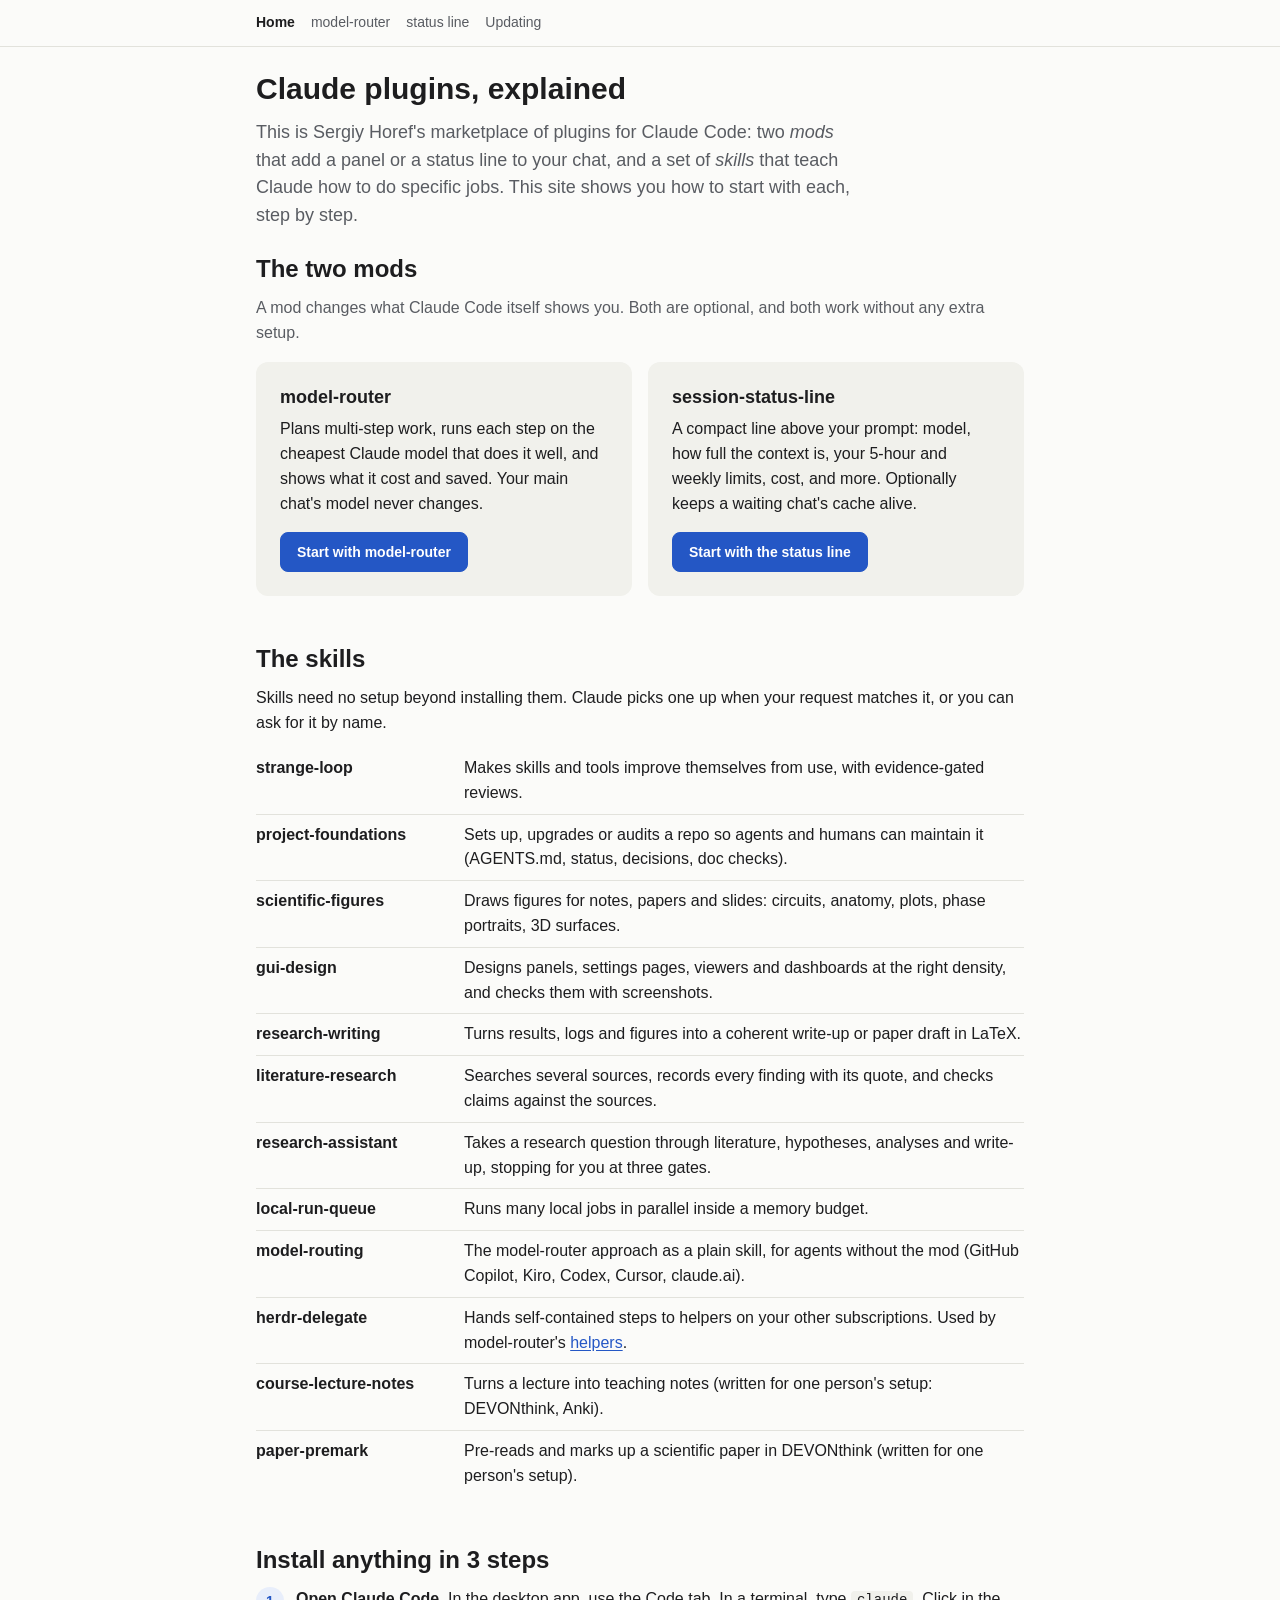
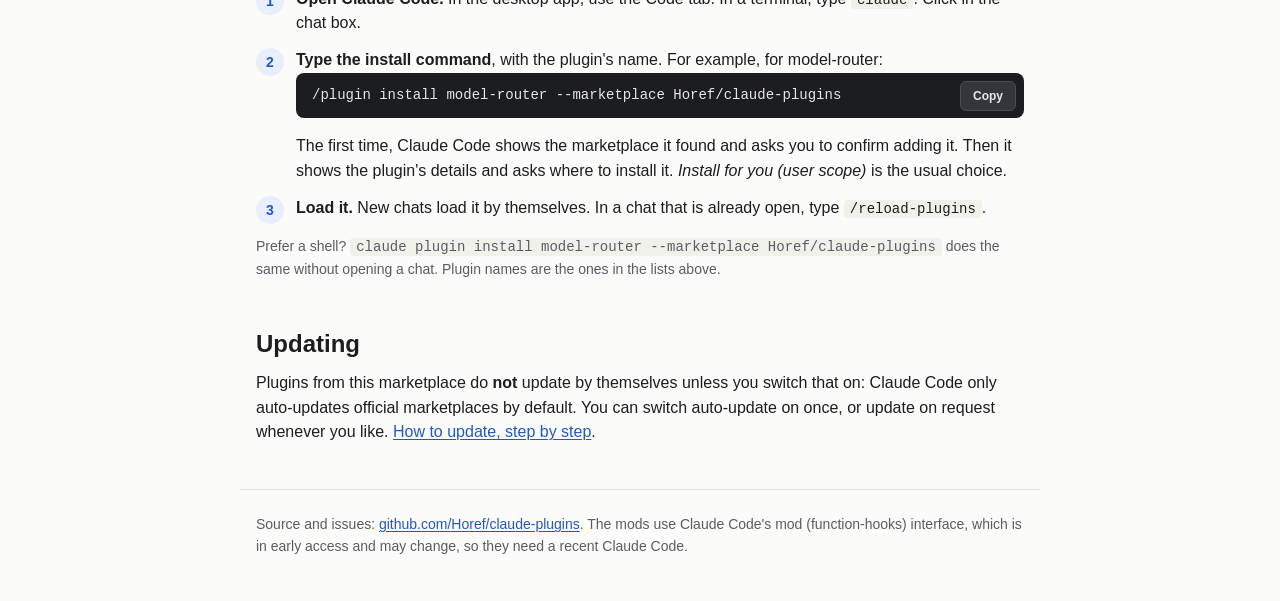
<file: site/index.html>
<!doctype html>
<html lang="en">
<head>
<meta charset="utf-8">
<meta name="viewport" content="width=device-width, initial-scale=1">
<title>Claude plugins by Sergiy Horef: guide</title>
<meta name="description" content="A friendly guide to the model-router and session-status-line mods for Claude Code, and the skills in this marketplace.">
<meta name="color-scheme" content="light dark">
<link rel="stylesheet" href="style.css">
</head>
<body>
<nav class="nav" aria-label="Site"><div class="nav-in">
  <a href="index.html" aria-current="page">Home</a>
  <a href="model-router.html">model-router</a>
  <a href="session-status-line.html">status line</a>
  <a href="updating.html">Updating</a>
</div></nav>
<main>

<h1>Claude plugins, explained</h1>
<p class="lede">This is Sergiy Horef's marketplace of plugins for Claude Code: two <em>mods</em> that add a panel or a status line to your chat, and a set of <em>skills</em> that teach Claude how to do specific jobs. This site shows you how to start with each, step by step.</p>

<h2 id="mods" class="first">The two mods</h2>
<p class="muted">A mod changes what Claude Code itself shows you. Both are optional, and both work without any extra setup.</p>
<div class="mods">
  <section class="mod" aria-labelledby="m1">
    <h3 id="m1">model-router</h3>
    <p>Plans multi-step work, runs each step on the cheapest Claude model that does it well, and shows what it cost and saved. Your main chat's model never changes.</p>
    <a class="btn primary" href="model-router.html">Start with model-router</a>
  </section>
  <section class="mod" aria-labelledby="m2">
    <h3 id="m2">session-status-line</h3>
    <p>A compact line above your prompt: model, how full the context is, your 5-hour and weekly limits, cost, and more. Optionally keeps a waiting chat's cache alive.</p>
    <a class="btn primary" href="session-status-line.html">Start with the status line</a>
  </section>
</div>

<h2 id="skills">The skills</h2>
<p>Skills need no setup beyond installing them. Claude picks one up when your request matches it, or you can ask for it by name.</p>
<ul class="list">
  <li><b>strange-loop</b><span>Makes skills and tools improve themselves from use, with evidence-gated reviews.</span></li>
  <li><b>project-foundations</b><span>Sets up, upgrades or audits a repo so agents and humans can maintain it (AGENTS.md, status, decisions, doc checks).</span></li>
  <li><b>scientific-figures</b><span>Draws figures for notes, papers and slides: circuits, anatomy, plots, phase portraits, 3D surfaces.</span></li>
  <li><b>gui-design</b><span>Designs panels, settings pages, viewers and dashboards at the right density, and checks them with screenshots.</span></li>
  <li><b>research-writing</b><span>Turns results, logs and figures into a coherent write-up or paper draft in LaTeX.</span></li>
  <li><b>literature-research</b><span>Searches several sources, records every finding with its quote, and checks claims against the sources.</span></li>
  <li><b>research-assistant</b><span>Takes a research question through literature, hypotheses, analyses and write-up, stopping for you at three gates.</span></li>
  <li><b>local-run-queue</b><span>Runs many local jobs in parallel inside a memory budget.</span></li>
  <li><b>model-routing</b><span>The model-router approach as a plain skill, for agents without the mod (GitHub Copilot, Kiro, Codex, Cursor, claude.ai).</span></li>
  <li><b>herdr-delegate</b><span>Hands self-contained steps to helpers on your other subscriptions. Used by model-router's <a href="model-router.html#helpers">helpers</a>.</span></li>
  <li><b>course-lecture-notes</b><span>Turns a lecture into teaching notes (written for one person's setup: DEVONthink, Anki).</span></li>
  <li><b>paper-premark</b><span>Pre-reads and marks up a scientific paper in DEVONthink (written for one person's setup).</span></li>
</ul>

<h2 id="install">Install anything in 3 steps</h2>
<ol class="steps">
  <li><strong>Open Claude Code.</strong> In the desktop app, use the Code tab. In a terminal, type <code>claude</code>. Click in the chat box.</li>
  <li><strong>Type the install command</strong>, with the plugin's name. For example, for model-router:
    <div class="code"><pre>/plugin install model-router --marketplace Horef/claude-plugins</pre></div>
    The first time, Claude Code shows the marketplace it found and asks you to confirm adding it. Then it shows the plugin's details and asks where to install it. <em>Install for you (user scope)</em> is the usual choice.</li>
  <li><strong>Load it.</strong> New chats load it by themselves. In a chat that is already open, type <code>/reload-plugins</code>.</li>
</ol>
<p class="small muted">Prefer a shell? <code>claude plugin install model-router --marketplace Horef/claude-plugins</code> does the same without opening a chat. Plugin names are the ones in the lists above.</p>

<h2 id="updating">Updating</h2>
<p>Plugins from this marketplace do <strong>not</strong> update by themselves unless you switch that on: Claude Code only auto-updates official marketplaces by default. You can switch auto-update on once, or update on request whenever you like. <a href="updating.html">How to update, step by step</a>.</p>

</main>
<footer class="foot">
  <p>Source and issues: <a href="https://github.com/Horef/claude-plugins">github.com/Horef/claude-plugins</a>. The mods use Claude Code's mod (function-hooks) interface, which is in early access and may change, so they need a recent Claude Code.</p>
</footer>
<script src="site.js"></script>
</body>
</html>
</file>
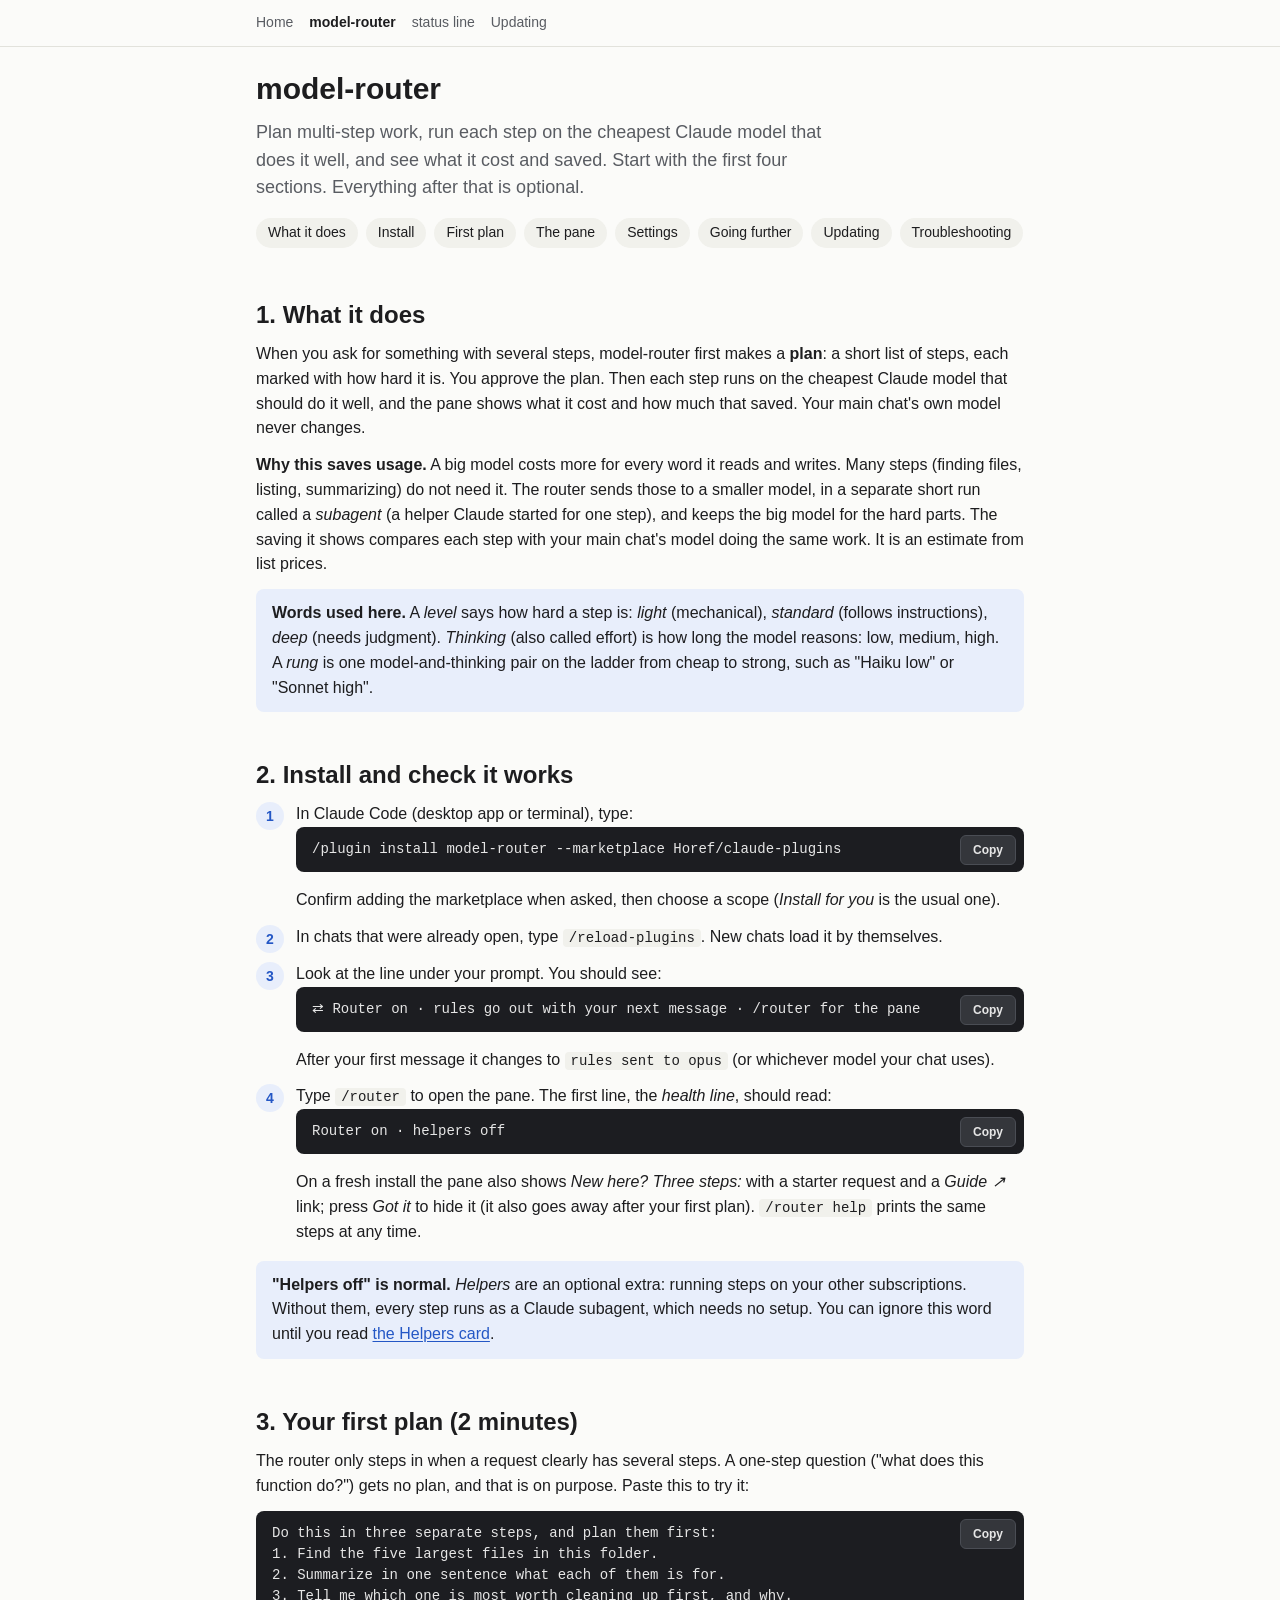
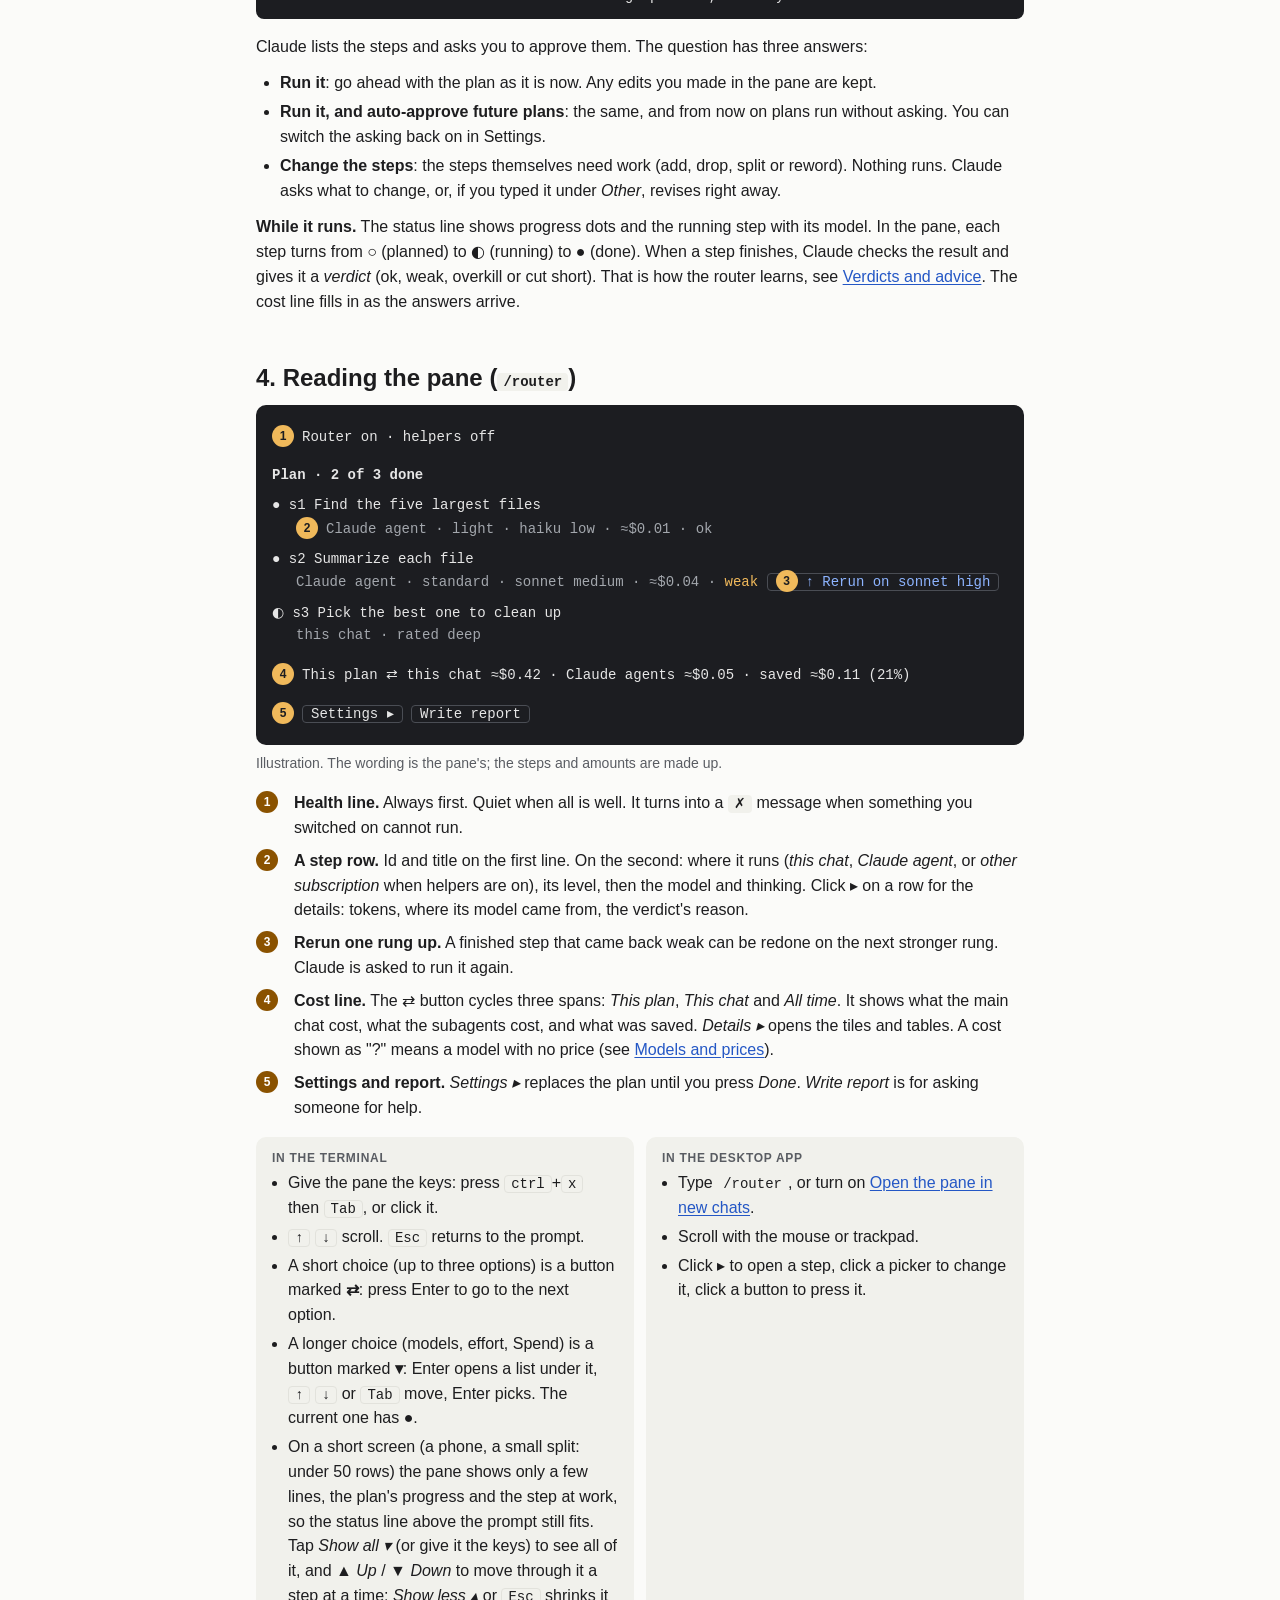
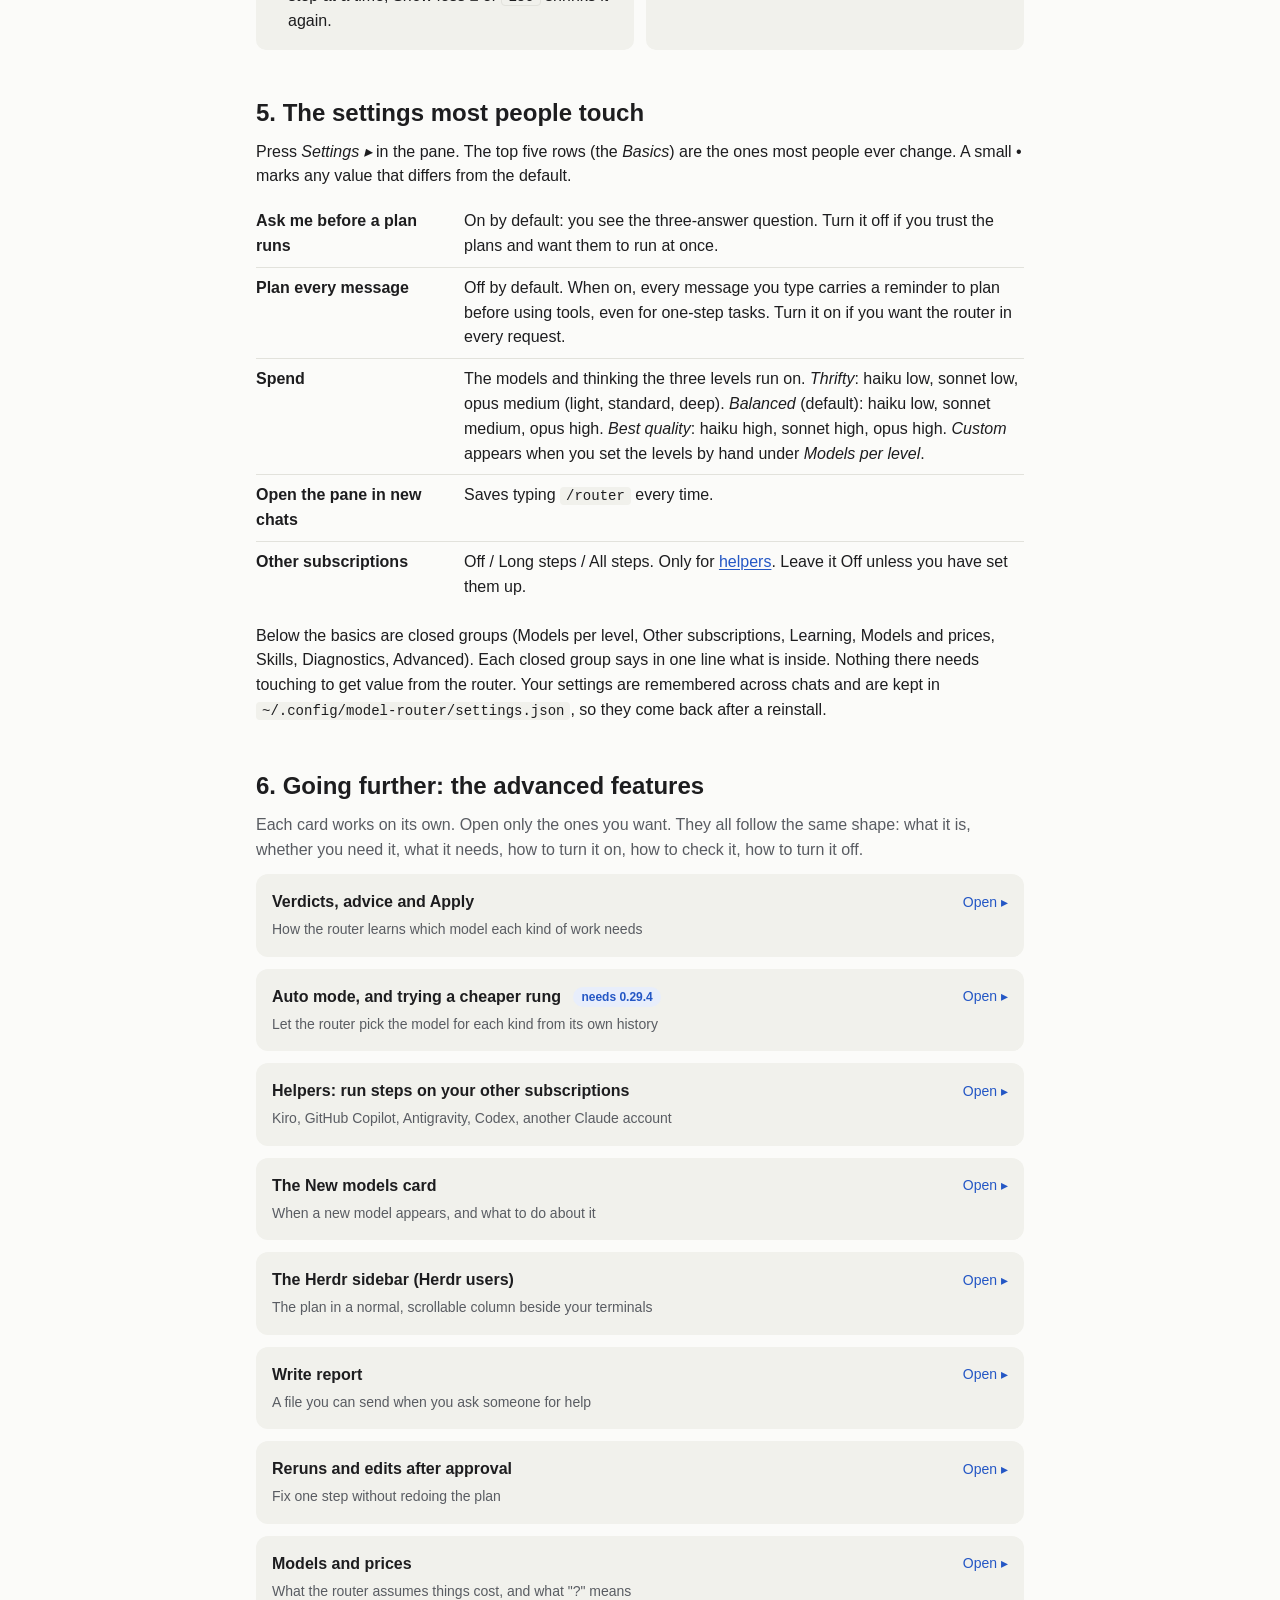
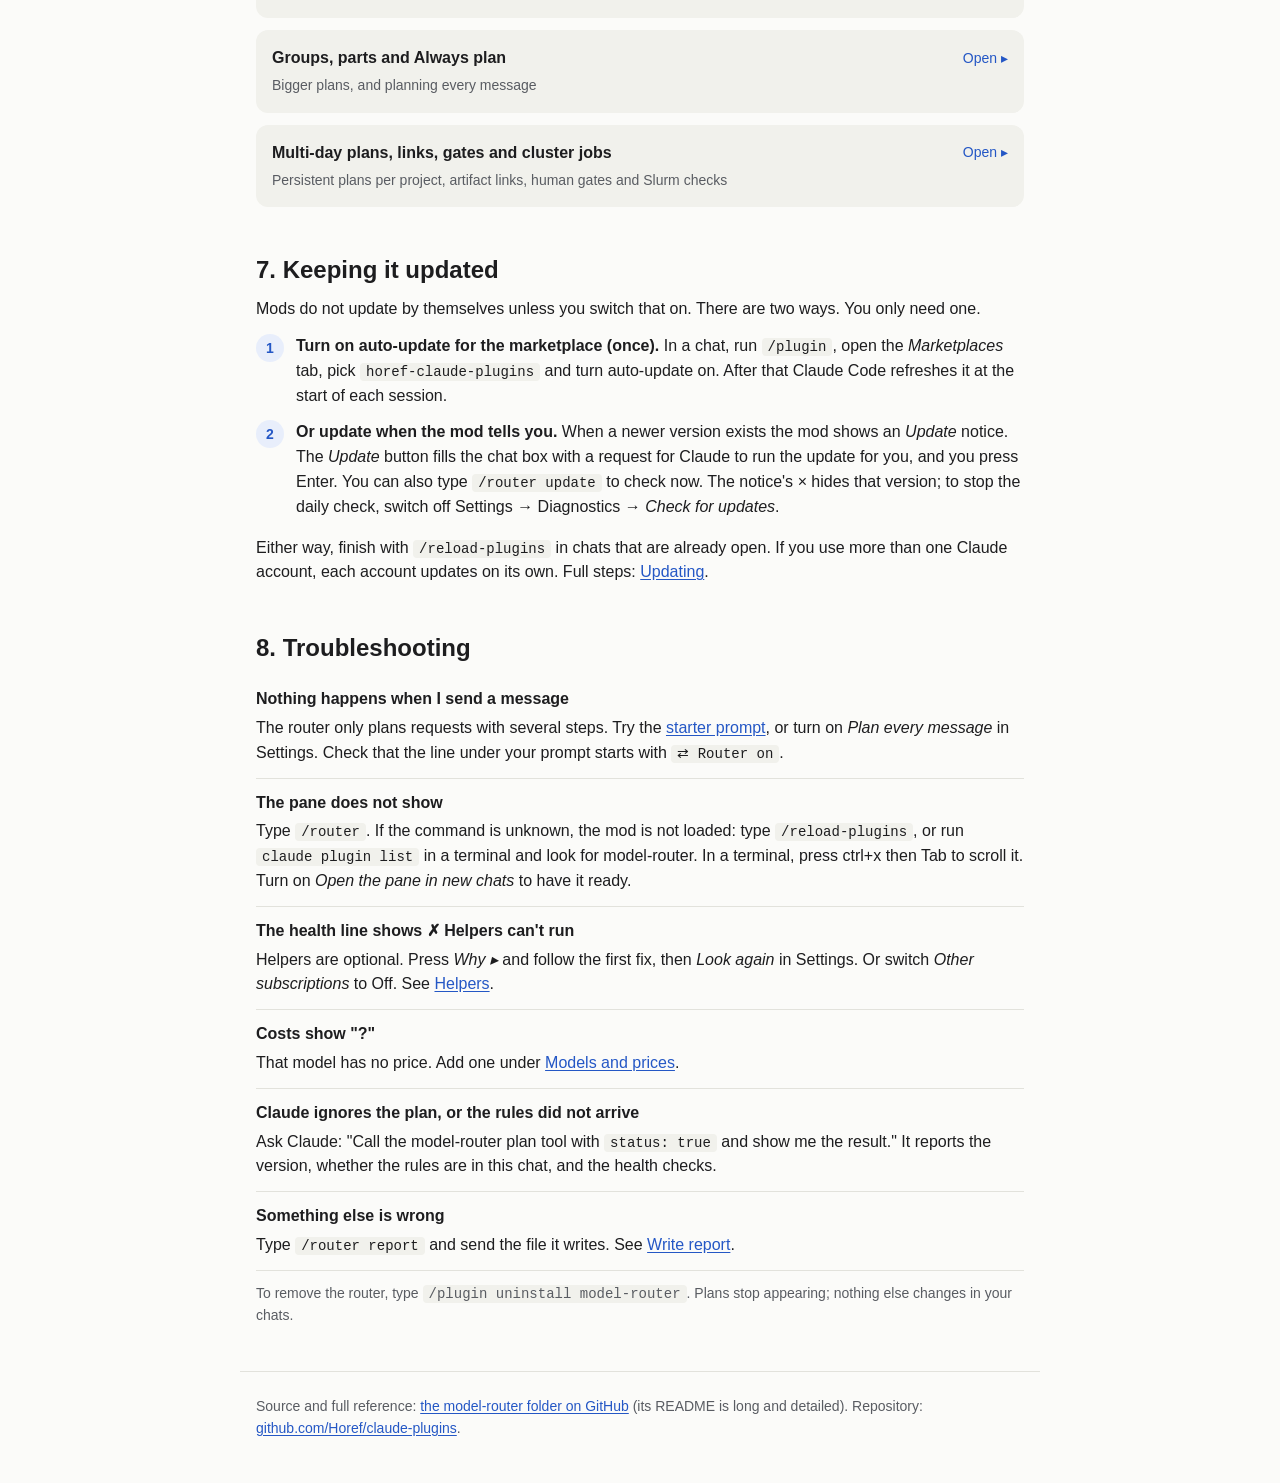
<file: site/model-router.html>
<!doctype html>
<html lang="en">
<head>
<meta charset="utf-8">
<meta name="viewport" content="width=device-width, initial-scale=1">
<title>model-router guide</title>
<meta name="description" content="Install model-router, run your first plan, read the pane, and turn on the advanced features one at a time.">
<meta name="color-scheme" content="light dark">
<link rel="stylesheet" href="style.css">
</head>
<body>
<nav class="nav" aria-label="Site"><div class="nav-in">
  <a href="index.html">Home</a>
  <a href="model-router.html" aria-current="page">model-router</a>
  <a href="session-status-line.html">status line</a>
  <a href="updating.html">Updating</a>
</div></nav>
<main>

<h1>model-router</h1>
<p class="lede">Plan multi-step work, run each step on the cheapest Claude model that does it well, and see what it cost and saved. Start with the first four sections. Everything after that is optional.</p>
<ul class="toc" aria-label="On this page">
  <li><a href="#what">What it does</a></li>
  <li><a href="#install">Install</a></li>
  <li><a href="#first-plan">First plan</a></li>
  <li><a href="#pane">The pane</a></li>
  <li><a href="#settings">Settings</a></li>
  <li><a href="#advanced">Going further</a></li>
  <li><a href="#update">Updating</a></li>
  <li><a href="#trouble">Troubleshooting</a></li>
</ul>

<h2 id="what">1. What it does</h2>
<p>When you ask for something with several steps, model-router first makes a <strong>plan</strong>: a short list of steps, each marked with how hard it is. You approve the plan. Then each step runs on the cheapest Claude model that should do it well, and the pane shows what it cost and how much that saved. Your main chat's own model never changes.</p>
<p><strong>Why this saves usage.</strong> A big model costs more for every word it reads and writes. Many steps (finding files, listing, summarizing) do not need it. The router sends those to a smaller model, in a separate short run called a <em>subagent</em> (a helper Claude started for one step), and keeps the big model for the hard parts. The saving it shows compares each step with your main chat's model doing the same work. It is an estimate from list prices.</p>
<p class="note"><strong>Words used here.</strong> A <em>level</em> says how hard a step is: <em>light</em> (mechanical), <em>standard</em> (follows instructions), <em>deep</em> (needs judgment). <em>Thinking</em> (also called effort) is how long the model reasons: low, medium, high. A <em>rung</em> is one model-and-thinking pair on the ladder from cheap to strong, such as "Haiku low" or "Sonnet high".</p>

<h2 id="install">2. Install and check it works</h2>
<ol class="steps">
  <li>In Claude Code (desktop app or terminal), type:
    <div class="code"><pre>/plugin install model-router --marketplace Horef/claude-plugins</pre></div>
    Confirm adding the marketplace when asked, then choose a scope (<em>Install for you</em> is the usual one).</li>
  <li>In chats that were already open, type <code>/reload-plugins</code>. New chats load it by themselves.</li>
  <li>Look at the line under your prompt. You should see:
    <div class="code"><pre>⇄ Router on · rules go out with your next message · /router for the pane</pre></div>
    After your first message it changes to <code>rules sent to opus</code> (or whichever model your chat uses).</li>
  <li>Type <code>/router</code> to open the pane. The first line, the <em>health line</em>, should read:
    <div class="code"><pre>Router on · helpers off</pre></div>
    On a fresh install the pane also shows <em>New here? Three steps:</em> with a starter request and a <em>Guide ↗</em> link; press <em>Got it</em> to hide it (it also goes away after your first plan). <code>/router help</code> prints the same steps at any time.</li>
</ol>
<div class="note"><strong>"Helpers off" is normal.</strong> <em>Helpers</em> are an optional extra: running steps on your other subscriptions. Without them, every step runs as a Claude subagent, which needs no setup. You can ignore this word until you read <a href="#helpers">the Helpers card</a>.</div>

<h2 id="first-plan">3. Your first plan (2 minutes)</h2>
<p>The router only steps in when a request clearly has several steps. A one-step question ("what does this function do?") gets no plan, and that is on purpose. Paste this to try it:</p>
<div class="code"><pre>Do this in three separate steps, and plan them first:
1. Find the five largest files in this folder.
2. Summarize in one sentence what each of them is for.
3. Tell me which one is most worth cleaning up first, and why.</pre></div>
<p>Claude lists the steps and asks you to approve them. The question has three answers:</p>
<ul>
  <li><strong>Run it</strong>: go ahead with the plan as it is now. Any edits you made in the pane are kept.</li>
  <li><strong>Run it, and auto-approve future plans</strong>: the same, and from now on plans run without asking. You can switch the asking back on in Settings.</li>
  <li><strong>Change the steps</strong>: the steps themselves need work (add, drop, split or reword). Nothing runs. Claude asks what to change, or, if you typed it under <em>Other</em>, revises right away.</li>
</ul>
<p><strong>While it runs.</strong> The status line shows progress dots and the running step with its model. In the pane, each step turns from ○ (planned) to ◐ (running) to ● (done). When a step finishes, Claude checks the result and gives it a <em>verdict</em> (ok, weak, overkill or cut short). That is how the router learns, see <a href="#verdicts">Verdicts and advice</a>. The cost line fills in as the answers arrive.</p>

<h2 id="pane">4. Reading the pane (<code>/router</code>)</h2>
<figure>
  <div class="term" role="img" aria-label="Illustration of the model-router pane with five numbered parts">
    <span class="row"><span class="n">1</span>Router on · helpers off</span>
    <span class="gap"></span>
    <span class="row"><strong>Plan · 2 of 3 done</strong></span>
    <span class="step">● s1 Find the five largest files
      <span class="l2"><span class="n">2</span>Claude agent · light · haiku low · ≈$0.01 · ok</span></span>
    <span class="step">● s2 Summarize each file
      <span class="l2">Claude agent · standard · sonnet medium · ≈$0.04 · <span class="warn">weak</span> <span class="btnish acc"><span class="n">3</span>↑ Rerun on sonnet high</span></span></span>
    <span class="step">◐ s3 Pick the best one to clean up
      <span class="l2">this chat · rated deep</span></span>
    <span class="gap"></span>
    <span class="row"><span class="n">4</span>This plan ⇄ this chat ≈$0.42 · Claude agents ≈$0.05 · saved ≈$0.11 (21%)</span>
    <span class="gap"></span>
    <span class="row"><span class="n">5</span><span class="btnish">Settings ▸</span> <span class="btnish">Write report</span></span>
  </div>
  <figcaption>Illustration. The wording is the pane's; the steps and amounts are made up.</figcaption>
</figure>
<ol class="legend">
  <li><span class="n">1</span><span><strong>Health line.</strong> Always first. Quiet when all is well. It turns into a <code>✗</code> message when something you switched on cannot run.</span></li>
  <li><span class="n">2</span><span><strong>A step row.</strong> Id and title on the first line. On the second: where it runs (<em>this chat</em>, <em>Claude agent</em>, or <em>other subscription</em> when helpers are on), its level, then the model and thinking. Click ▸ on a row for the details: tokens, where its model came from, the verdict's reason.</span></li>
  <li><span class="n">3</span><span><strong>Rerun one rung up.</strong> A finished step that came back weak can be redone on the next stronger rung. Claude is asked to run it again.</span></li>
  <li><span class="n">4</span><span><strong>Cost line.</strong> The ⇄ button cycles three spans: <em>This plan</em>, <em>This chat</em> and <em>All time</em>. It shows what the main chat cost, what the subagents cost, and what was saved. <em>Details ▸</em> opens the tiles and tables. A cost shown as "?" means a model with no price (see <a href="#models-prices">Models and prices</a>).</span></li>
  <li><span class="n">5</span><span><strong>Settings and report.</strong> <em>Settings ▸</em> replaces the plan until you press <em>Done</em>. <em>Write report</em> is for asking someone for help.</span></li>
</ol>
<div class="cols">
  <div class="col">
    <h4>In the terminal</h4>
    <ul>
      <li>Give the pane the keys: press <kbd>ctrl</kbd>+<kbd>x</kbd> then <kbd>Tab</kbd>, or click it.</li>
      <li><kbd>↑</kbd> <kbd>↓</kbd> scroll. <kbd>Esc</kbd> returns to the prompt.</li>
      <li>A short choice (up to three options) is a button marked <strong>⇄</strong>: press Enter to go to the next option.</li>
      <li>A longer choice (models, effort, Spend) is a button marked <strong>▾</strong>: Enter opens a list under it, <kbd>↑</kbd> <kbd>↓</kbd> or <kbd>Tab</kbd> move, Enter picks. The current one has ●.</li>
      <li>On a short screen (a phone, a small split: under 50 rows) the pane shows only a few lines, the plan's progress and the step at work, so the status line above the prompt still fits. Tap <em>Show all ▾</em> (or give it the keys) to see all of it, and <em>▲ Up</em> / <em>▼ Down</em> to move through it a step at a time; <em>Show less ▴</em> or <kbd>Esc</kbd> shrinks it again.</li>
    </ul>
  </div>
  <div class="col">
    <h4>In the desktop app</h4>
    <ul>
      <li>Type <code>/router</code>, or turn on <a href="#settings">Open the pane in new chats</a>.</li>
      <li>Scroll with the mouse or trackpad.</li>
      <li>Click ▸ to open a step, click a picker to change it, click a button to press it.</li>
    </ul>
  </div>
</div>

<h2 id="settings">5. The settings most people touch</h2>
<p>Press <em>Settings ▸</em> in the pane. The top five rows (the <em>Basics</em>) are the ones most people ever change. A small • marks any value that differs from the default.</p>
<ul class="list">
  <li><b>Ask me before a plan runs</b><span>On by default: you see the three-answer question. Turn it off if you trust the plans and want them to run at once.</span></li>
  <li><b>Plan every message</b><span>Off by default. When on, every message you type carries a reminder to plan before using tools, even for one-step tasks. Turn it on if you want the router in every request.</span></li>
  <li><b>Spend</b><span>The models and thinking the three levels run on. <em>Thrifty</em>: haiku low, sonnet low, opus medium (light, standard, deep). <em>Balanced</em> (default): haiku low, sonnet medium, opus high. <em>Best quality</em>: haiku high, sonnet high, opus high. <em>Custom</em> appears when you set the levels by hand under <em>Models per level</em>.</span></li>
  <li><b>Open the pane in new chats</b><span>Saves typing <code>/router</code> every time.</span></li>
  <li><b>Other subscriptions</b><span>Off / Long steps / All steps. Only for <a href="#helpers">helpers</a>. Leave it Off unless you have set them up.</span></li>
</ul>
<p>Below the basics are closed groups (Models per level, Other subscriptions, Learning, Models and prices, Skills, Diagnostics, Advanced). Each closed group says in one line what is inside. Nothing there needs touching to get value from the router. Your settings are remembered across chats and are kept in <code>~/.config/model-router/settings.json</code>, so they come back after a reinstall.</p>

<h2 id="advanced">6. Going further: the advanced features</h2>
<p class="muted">Each card works on its own. Open only the ones you want. They all follow the same shape: what it is, whether you need it, what it needs, how to turn it on, how to check it, how to turn it off.</p>

<details class="card" id="verdicts">
<summary><span class="t">Verdicts, advice and Apply</span><span class="d">How the router learns which model each kind of work needs</span></summary>
<div class="card-body">
<h4>What it is</h4>
<p>Each step Claude delegates gets a <em>kind</em> (a short label such as <code>summarize</code> or <code>code-review</code>), and when it finishes Claude gives it a <em>verdict</em>: <strong>ok</strong> (used as returned or with small edits), <strong>weak</strong> (needed a rerun or had a real error), <strong>overkill</strong> (plainly mechanical work that ran higher than it needed), or <strong>cut short</strong> (stopped by something outside the model, such as a lost connection or quota; it says nothing about the model). From these the pane suggests changes, called <em>advice</em>, each with an <em>Apply</em> button.</p>
<h4>Do you need it?</h4>
<p>It runs by itself. It pays off if you use the router for the same kinds of work again and again.</p>
<h4>What you need</h4>
<p>Nothing to install. Advice appears once a kind has at least 3 runs on the rung it uses now.</p>
<h4>Turn it on</h4>
<ol class="steps">
  <li>Use the router for a while. Under the cost line the pane says <code>History: 12 runs; advice needs 3 on one rung.</code></li>
  <li>When advice appears under the cost line it shows its evidence, for example "code-review on light: 3 of 4 weak". It suggests one rung up when at least half of the runs were weak, or one rung down when at least half were overkill and none of the last three was weak.</li>
  <li>Press <em>Apply</em> to accept. For a kind this sets that kind's default model (Settings → Learning). For runs with no kind it changes that level's model and thinking.</li>
</ol>
<h4>Check it works</h4>
<p>After <em>Apply</em>, open Settings → Learning: the closed line says how many kinds are tuned (for example <code>auto off · 2 kinds tuned</code>).</p>
<h4>Turn it off</h4>
<p>Nothing changes unless you press <em>Apply</em>, so just do not press it. To undo one, Settings → Learning → the kind → <em>reset</em>. To start over, Settings → Advanced → <em>Clear history</em>; it asks you to confirm. A run wrongly marked weak because of a lost connection can be fixed with the quiet <em>cut short?</em> link on its card (<em>undo</em> puts the old verdict back).</p>
</div>
</details>

<details class="card" id="auto">
<summary><span class="t">Auto mode, and trying a cheaper rung <span class="tag">needs 0.29.4</span></span><span class="d">Let the router pick the model for each kind from its own history</span></summary>
<div class="card-body">
<h4>What it is</h4>
<p><strong>Auto mode</strong> sends a kind of step to the cheapest rung that has worked well for it before: by default, at least 90% ok over at least 5 runs on that rung. Your own picks on a step still win. <strong>Try a cheaper rung now and then</strong> is a second switch, off by default: auto mode alone only chooses among rungs it has seen, so a kind that always ran on Sonnet never finds out that Haiku would do. With this on, after every 4 runs on the learned rung, the next run of that kind tries one rung down. If the try was weak (or you reran it), the router stops trying that rung. If it works enough times, it becomes the new learned rung.</p>
<h4>Do you need it?</h4>
<p>Only if you plan many steps of the same kinds and want the router to tune itself. Auto mode changes routing without asking, so wait until the advice has proved right a few times. The cheaper-rung switch is an experiment that spends a few runs to learn; leave it off if you would rather not risk a weaker answer now and then.</p>
<h4>What you need</h4>
<p>Some history with verdicts (see the card above). The cheaper-rung switch needs model-router 0.29.4 or later and works for Claude agent steps only.</p>
<h4>Turn it on</h4>
<ol class="steps">
  <li>Press <em>Settings ▸</em>, then open the group <em>Learning</em>.</li>
  <li>Switch on <em>Auto mode</em>.</li>
  <li>Optional: switch on <em>Try a cheaper rung now and then</em>.</li>
  <li>Optional: under "Auto picks a rung with at least", choose how many runs (3, 5, 8, 10 or 20) and what share must be ok (70, 80, 90, 95 or 100%).</li>
</ol>
<h4>Check it works</h4>
<p>The group's closed line reads <code>auto on · …</code>. A step's details (▸) say where its model came from, for example "auto: sonnet · high (learned, 5 runs)". A try says "auto: trying haiku · high, one rung below what it learned".</p>
<h4>Turn it off</h4>
<p>Switch the same two switches off in Settings → Learning. Steps go back to the kind's default, then the level's.</p>
</div>
</details>

<details class="card" id="helpers">
<summary><span class="t">Helpers: run steps on your other subscriptions</span><span class="d">Kiro, GitHub Copilot, Antigravity, Codex, another Claude account</span></summary>
<div class="card-body">
<h4>What it is</h4>
<p>Normally each step runs as a Claude subagent. With helpers, a step can instead run on <strong>another subscription you already pay for</strong>: Kiro, GitHub Copilot, Antigravity (its command is <code>agy</code>), Codex, or a second Claude account (for example a university plan, which is a second <code>CLAUDE_CONFIG_DIR</code>). Your main chat starts the helper, reads its report and checks it. The cost line then adds <code>Moved off Claude: …</code> showing what each provider used.</p>
<h4>Do you need it?</h4>
<p>Only if you have one of those subscriptions and want long, self-contained work (research, code to a spec, sweeps) to use their quota instead of Claude's. Most people do not, and the router works fully without it.</p>
<h4>What you need</h4>
<ul>
  <li>The <strong>herdr-delegate</strong> plugin from this marketplace:
    <div class="code"><pre>/plugin install herdr-delegate --marketplace Horef/claude-plugins</pre></div></li>
  <li>At least one helper tool installed on your computer <em>and logged in</em>: Kiro (<code>kiro-cli</code>), GitHub Copilot, Codex, Antigravity (<code>agy</code>), or another Claude account. A second Claude account is found by itself once it has been used on this machine. Open each tool once by hand and sign in, so it does not stop at a login screen later.</li>
  <li>Python 3 (the router runs herdr-delegate's script with <code>python3</code>).</li>
  <li><strong>One of these two ways of running them:</strong>
    <ul>
      <li><em>Herdr terminals</em>: Herdr's <code>hc</code> command on your PATH, with Claude Code started from a Herdr terminal (Herdr is a terminal app that keeps helper terminals alive). Each helper runs in a terminal you can watch and type into.</li>
      <li><em>Direct mode</em> (no Herdr): needs herdr-delegate 0.15 or later. Each helper runs once, on its own, in the background. Compared with Herdr: no live screen, no approvals while it runs (anything outside its allowed list is refused and reported as blocked), no questions, and a run stops after 60 minutes by default.</li>
    </ul>
  </li>
</ul>
<h4>Turn it on</h4>
<ol class="steps">
  <li>Install herdr-delegate and your helper tool(s) as above, then type <code>/reload-plugins</code>.</li>
  <li>Press <em>Settings ▸</em>. Under the basics, set <em>Other subscriptions</em> to <em>Long steps</em> (only long self-contained steps go to helpers) or <em>All steps</em> (every self-contained step that would be a subagent step). This costs the chat one prompt-cache refresh.</li>
  <li>Open the group <em>Other subscriptions</em> to see the order each level tries its helpers in (for example <code>deep: kiro → copilot → agy</code>) and to change it with <em>Edit</em>. <em>Run helpers</em> chooses <em>Herdr, else direct</em> (the default), <em>Herdr only</em> or <em>direct only</em>.</li>
</ol>
<h4>Check it works</h4>
<p>The health line says what you have: <code>✓ Router on · helpers: Herdr (Kiro, Copilot, Antigravity)</code> or <code>✓ Router on · helpers: direct mode (no Herdr terminal)</code>. If something is missing it says <code>✗ Helpers can't run: …</code> and names the first problem, for example <code>this chat is not inside a Herdr terminal</code>. Press <em>Why ▸</em> next to it: it lists every check with a one-line fix. Fix the first ✗, press <em>Look again</em> in Settings → Other subscriptions, and read the line again. The status line adds <code>helpers ✗</code> while it is broken.</p>
<h4>Turn it off</h4>
<p>Settings → <em>Other subscriptions</em> → <em>Off</em>. Any helper step in a plan then runs as a subagent. The router runs no commands of its own while helpers are off.</p>
<p class="small muted">Also in the Other subscriptions group: <em>Helper models</em> (which model and thinking each helper uses; <em>Check models</em> asks each tool what it offers) and <em>Copilot Fusion</em> (off by default). Full reference: the <a href="https://github.com/Horef/claude-plugins/blob/main/plugins/model-router/README.md#helpers-other-subscriptions-and-accounts">README's Helpers section</a>.</p>
</div>
</details>

<details class="card" id="new-models">
<summary><span class="t">The New models card</span><span class="d">When a new model appears, and what to do about it</span></summary>
<div class="card-body">
<h4>What it is</h4>
<p>The router notices when a model is new (or gone). With helpers on it reads each installed tool's model list at the start of a chat, and it also notices a new Claude model the first time it appears in your usage. It then asks Claude, once and when your task is finished, to look the model up and write notes (release, strengths, weaknesses, which level it suits). A <em>New models</em> card appears under the health line, only while something is waiting. Each proposal reads like <code>deep Antigravity: gemini-4-neon high → …</code> with <em>Apply</em> and <em>Dismiss</em> buttons.</p>
<h4>Do you need it?</h4>
<p>Useful if you use helpers and want to try new models without hunting for them. If you use only Claude, you will rarely see it.</p>
<h4>What you need</h4>
<p>Nothing extra for Claude models. For helper models, <a href="#helpers">helpers must be ready</a>.</p>
<h4>Turn it on</h4>
<ol class="steps">
  <li>It is on by itself. To look now, open Settings → <em>Models and prices</em> and press <em>Check now</em>.</li>
  <li>When the card shows a line, press <em>Notes ▸</em> to read why it is proposed.</li>
  <li>Press <em>Apply</em> to make the change (it sets that level's model), or <em>Dismiss</em> to remember that you said no.</li>
</ol>
<h4>Check it works</h4>
<p>After <em>Apply</em> the line says <code>applied</code> in place. Settings → Models and prices shows <code>Model notes (N) · checked &lt;date&gt;</code>.</p>
<h4>Turn it off</h4>
<p>Nothing changes without your click, so there is no switch: press <em>Dismiss</em> on a proposal and it is not shown again.</p>
</div>
</details>

<details class="card" id="herdr-sidebar">
<summary><span class="t">The Herdr sidebar (Herdr users)</span><span class="d">The plan in a normal, scrollable column beside your terminals</span></summary>
<div class="card-body">
<h4>What it is</h4>
<p>If you run Claude Code inside the Herdr app, a small Herdr mod shows the router's plan in a column on the right: health line, plan rows and cost. It is <strong>read-only</strong>: approving, editing and Settings stay in Claude Code. It helps because the pane cannot scroll while the approval question is open in a terminal.</p>
<h4>Do you need it?</h4>
<p>Only if you use Herdr on a Mac and your plans are long.</p>
<h4>What you need</h4>
<p>The Herdr app (a <code>~/.config/herdr-app</code> folder), Python 3, and model-router installed.</p>
<h4>Turn it on</h4>
<ol class="steps">
  <li>Run the setup script once, using the newest version folder:
    <div class="code"><pre>python3 ~/.claude/plugins/cache/horef-claude-plugins/model-router/&lt;version&gt;/herdr/sidebar.py</pre></div></li>
  <li>It adds a column to a personal copy of Herdr's layout and switches to it. Run it again after a plugin update that changes the <code>herdr/</code> folder.</li>
  <li>Press <kbd>⌘</kbd><kbd>⇧</kbd><kbd>R</kbd> to show or hide the column.</li>
</ol>
<h4>Check it works</h4>
<p>The column shows the focused chat's plan. With no recent chat it says <code>No router state yet.</code> Start a chat with the router and send a plan.</p>
<h4>Turn it off</h4>
<p>Press <kbd>⌘</kbd><kbd>⇧</kbd><kbd>L</kbd> to go back to Herdr's own layout. To stop the router writing the data it reads, switch off Settings → Diagnostics → <em>Show in Herdr</em>.</p>
</div>
</details>

<details class="card" id="report">
<summary><span class="t">Write report</span><span class="d">A file you can send when you ask someone for help</span></summary>
<div class="card-body">
<h4>What it is</h4>
<p>A single text file with the router's version, your computer and surface, the settings that differ from the defaults, the health checks with fixes, the helper setup, some counts, and the last 100 log events. The log never holds your prompts, briefs, file contents or step titles.</p>
<h4>Do you need it?</h4>
<p>When something is wrong and you are asking Sergiy (or anyone) for help.</p>
<h4>What you need</h4>
<p>Nothing. The log that feeds it is on by default and kept for 14 days.</p>
<h4>Turn it on</h4>
<ol class="steps">
  <li>Type <code>/router report</code>. Or press <em>Write report</em> in the pane's footer, or under the health line's <em>Why ▸</em>.</li>
  <li>The pane says where the file went: <code>~/.config/model-router/report-YYYYMMDD-HHMM.md</code>. Send that file.</li>
</ol>
<h4>Check it works</h4>
<p>The pane shows <code>Report written: …</code> next to the button. Open the file to see what it holds before you send it.</p>
<h4>Turn it off</h4>
<p>Nothing is written unless you ask. To stop the log too, switch off Settings → Diagnostics → <em>Keep a log</em>.</p>
</div>
</details>

<details class="card" id="reruns">
<summary><span class="t">Reruns and edits after approval</span><span class="d">Fix one step without redoing the plan</span></summary>
<div class="card-body">
<h4>What it is</h4>
<p>Two pane tools for a plan that is running or done. <strong>Rerun one rung up</strong> redoes a finished step on the next stronger model. <strong>Editing a running plan</strong>: change a step's where, level, model or thinking in the pane. The change is held as a draft (marked ✎) until you press <em>Send changes (N)</em> at the top of the plan, so a half-finished edit never reaches Claude. <em>Discard</em> drops it.</p>
<h4>Do you need it?</h4>
<p>When a result is not good enough, or you want a later step on a stronger model.</p>
<h4>What you need</h4>
<p>Nothing.</p>
<h4>Turn it on</h4>
<ol class="steps">
  <li>Rerun: on a finished step, press <em>↑ Rerun on …</em>. Claude is asked to delegate it again. A rerun counts as weak in the router's learning.</li>
  <li>Edit: change a picker on a step that has not started, then press <em>Send changes (N)</em>. Claude hears about it at its next turn.</li>
</ol>
<h4>Check it works</h4>
<p>The row says <code>change noted, applies from the next turn</code> until Claude's next turn, and then runs with your values.</p>
<h4>Turn it off</h4>
<p>Do not press them. <em>Discard</em> removes an unsent edit. <em>Clear plan</em> (at the end of the plan) empties the pane's plan.</p>
</div>
</details>

<details class="card" id="models-prices">
<summary><span class="t">Models and prices</span><span class="d">What the router assumes things cost, and what "?" means</span></summary>
<div class="card-body">
<h4>What it is</h4>
<p>The router's cost and savings figures are estimates from list prices and the token counts the API reports. Settings → <em>Models and prices</em> lists every model it knows, with its price per million tokens. A model with no price shows its cost as "?" and is left out of the savings.</p>
<h4>Do you need it?</h4>
<p>When you see "?" in the cost line, or you use a model the router did not know.</p>
<h4>What you need</h4>
<p>The price from the model's provider: "input output" in dollars per million tokens, or all four numbers (input, output, cache write, cache read).</p>
<h4>Turn it on</h4>
<ol class="steps">
  <li>Settings → <em>Models and prices</em>.</li>
  <li>Find the model and type its price. You can also add a model by name.</li>
</ol>
<h4>Check it works</h4>
<p>The "?" in the cost line turns into an amount on the next response.</p>
<h4>Turn it off</h4>
<p>Clear the price box to go back to the default (or none).</p>
</div>
</details>

<details class="card" id="groups">
<summary><span class="t">Groups, parts and Always plan</span><span class="d">Bigger plans, and planning every message</span></summary>
<div class="card-body">
<h4>What it is</h4>
<p>Claude can split a step into <em>parts</em> that need different levels or run side by side. A step with parts is a <em>group</em>: it is done when all its parts are, and its cost is the sum. A part can also be several identical agents at once (shown as <code>×N</code>). The parts sit indented under their group, each with its own pickers. <em>Always plan</em> is the setting <em>Plan every message</em> (see Settings above).</p>
<h4>Do you need it?</h4>
<p>You do nothing for groups; Claude builds them when the work splits naturally. Turn on Plan every message if you want a plan even for small tasks.</p>
<h4>What you need</h4>
<p>Nothing.</p>
<h4>Turn it on</h4>
<ol class="steps">
  <li>Groups appear in plans by themselves.</li>
  <li>For Always plan: Settings → <em>Plan every message</em>.</li>
</ol>
<h4>Check it works</h4>
<p>A group's second line reads <code>rated deep · 2/3 done · ≈$x</code>. With Plan every message on, the status line adds <code>· always plan</code>.</p>
<h4>Turn it off</h4>
<p>Switch <em>Plan every message</em> off in Settings. Groups cannot be switched off; they only appear when the work is split.</p>
</div>
</details>

<details class="card" id="workstreams">
<summary><span class="t">Multi-day plans, links, gates and cluster jobs</span><span class="d">Persistent plans per project, artifact links, human gates and Slurm checks</span></summary>
<div class="card-body">
<h4>What it is</h4>
<p>A named plan (<code>name: "v1-sweep"</code>) persists per project across sessions and git worktrees under <code>~/.config/model-router/plans/</code>, with a <strong>Plans ▾</strong> switcher in the pane and <code>/router plans</code>. Each step can carry artifact links (branch, worktree, helper terminal, cluster job ids, report path, <code>R</code>/<code>D</code>/<code>PR</code> refs), wait on other steps (<code>dependsOn</code>), or pause at a human approval gate (<code>gate</code>) that blocks delegation until you click <strong>Approve</strong>. Helper messages (<code>&lt;hc from="tXX"&gt;</code>) passively fill missing links, and an optional per-project <code>jobCheck</code> command batches active job ids to show live Slurm badges (<code>R</code>, <code>PD</code>, <code>OOM</code>, <code>FAIL</code>).</p>
<h4>Do you need it?</h4>
<p>Useful for multi-day workstreams with several branches, helpers and cluster jobs. Unnamed plans stay single-session and ephemeral as before.</p>
<h4>Turn it on</h4>
<ol class="steps">
  <li>Ask Claude to create a named plan (e.g. <code>name: "v1-sweep"</code>) or save an existing one with <code>plan: {action: "save", name: "…"}</code>.</li>
  <li>For cluster job checks, set <code>jobCheck.command</code> (or per-project <code>jobCheckByProject</code>) in <code>~/.config/model-router/settings.json</code>; leave it empty to keep job checks off.</li>
</ol>
<h4>Check it works</h4>
<p>The pane header reads <code>Plan: v1-sweep · 2 of 5 done</code> with <strong>Plans ▾</strong> (and <strong>↻ Jobs</strong> when jobs and a check command are set). A new session in the same repo auto-loads a single open plan with a one-line note.</p>
</div>
</details>

<h2 id="update">7. Keeping it updated</h2>
<p>Mods do not update by themselves unless you switch that on. There are two ways. You only need one.</p>
<ol class="steps">
  <li><strong>Turn on auto-update for the marketplace (once).</strong> In a chat, run <code>/plugin</code>, open the <em>Marketplaces</em> tab, pick <code>horef-claude-plugins</code> and turn auto-update on. After that Claude Code refreshes it at the start of each session.</li>
  <li><strong>Or update when the mod tells you.</strong> When a newer version exists the mod shows an <em>Update</em> notice. The <em>Update</em> button fills the chat box with a request for Claude to run the update for you, and you press Enter. You can also type <code>/router update</code> to check now. The notice's <em>×</em> hides that version; to stop the daily check, switch off Settings → Diagnostics → <em>Check for updates</em>.</li>
</ol>
<p>Either way, finish with <code>/reload-plugins</code> in chats that are already open. If you use more than one Claude account, each account updates on its own. Full steps: <a href="updating.html">Updating</a>.</p>

<h2 id="trouble">8. Troubleshooting</h2>
<dl class="trouble">
  <div><dt>Nothing happens when I send a message</dt><dd>The router only plans requests with several steps. Try the <a href="#first-plan">starter prompt</a>, or turn on <em>Plan every message</em> in Settings. Check that the line under your prompt starts with <code>⇄ Router on</code>.</dd></div>
  <div><dt>The pane does not show</dt><dd>Type <code>/router</code>. If the command is unknown, the mod is not loaded: type <code>/reload-plugins</code>, or run <code>claude plugin list</code> in a terminal and look for model-router. In a terminal, press ctrl+x then Tab to scroll it. Turn on <em>Open the pane in new chats</em> to have it ready.</dd></div>
  <div><dt>The health line shows ✗ Helpers can't run</dt><dd>Helpers are optional. Press <em>Why ▸</em> and follow the first fix, then <em>Look again</em> in Settings. Or switch <em>Other subscriptions</em> to Off. See <a href="#helpers">Helpers</a>.</dd></div>
  <div><dt>Costs show "?"</dt><dd>That model has no price. Add one under <a href="#models-prices">Models and prices</a>.</dd></div>
  <div><dt>Claude ignores the plan, or the rules did not arrive</dt><dd>Ask Claude: "Call the model-router plan tool with <code>status: true</code> and show me the result." It reports the version, whether the rules are in this chat, and the health checks.</dd></div>
  <div><dt>Something else is wrong</dt><dd>Type <code>/router report</code> and send the file it writes. See <a href="#report">Write report</a>.</dd></div>
</dl>
<p class="small muted">To remove the router, type <code>/plugin uninstall model-router</code>. Plans stop appearing; nothing else changes in your chats.</p>

</main>
<footer class="foot">
  <p>Source and full reference: <a href="https://github.com/Horef/claude-plugins/tree/main/plugins/model-router">the model-router folder on GitHub</a> (its README is long and detailed). Repository: <a href="https://github.com/Horef/claude-plugins">github.com/Horef/claude-plugins</a>.</p>
</footer>
<script src="site.js"></script>
</body>
</html>
</file>
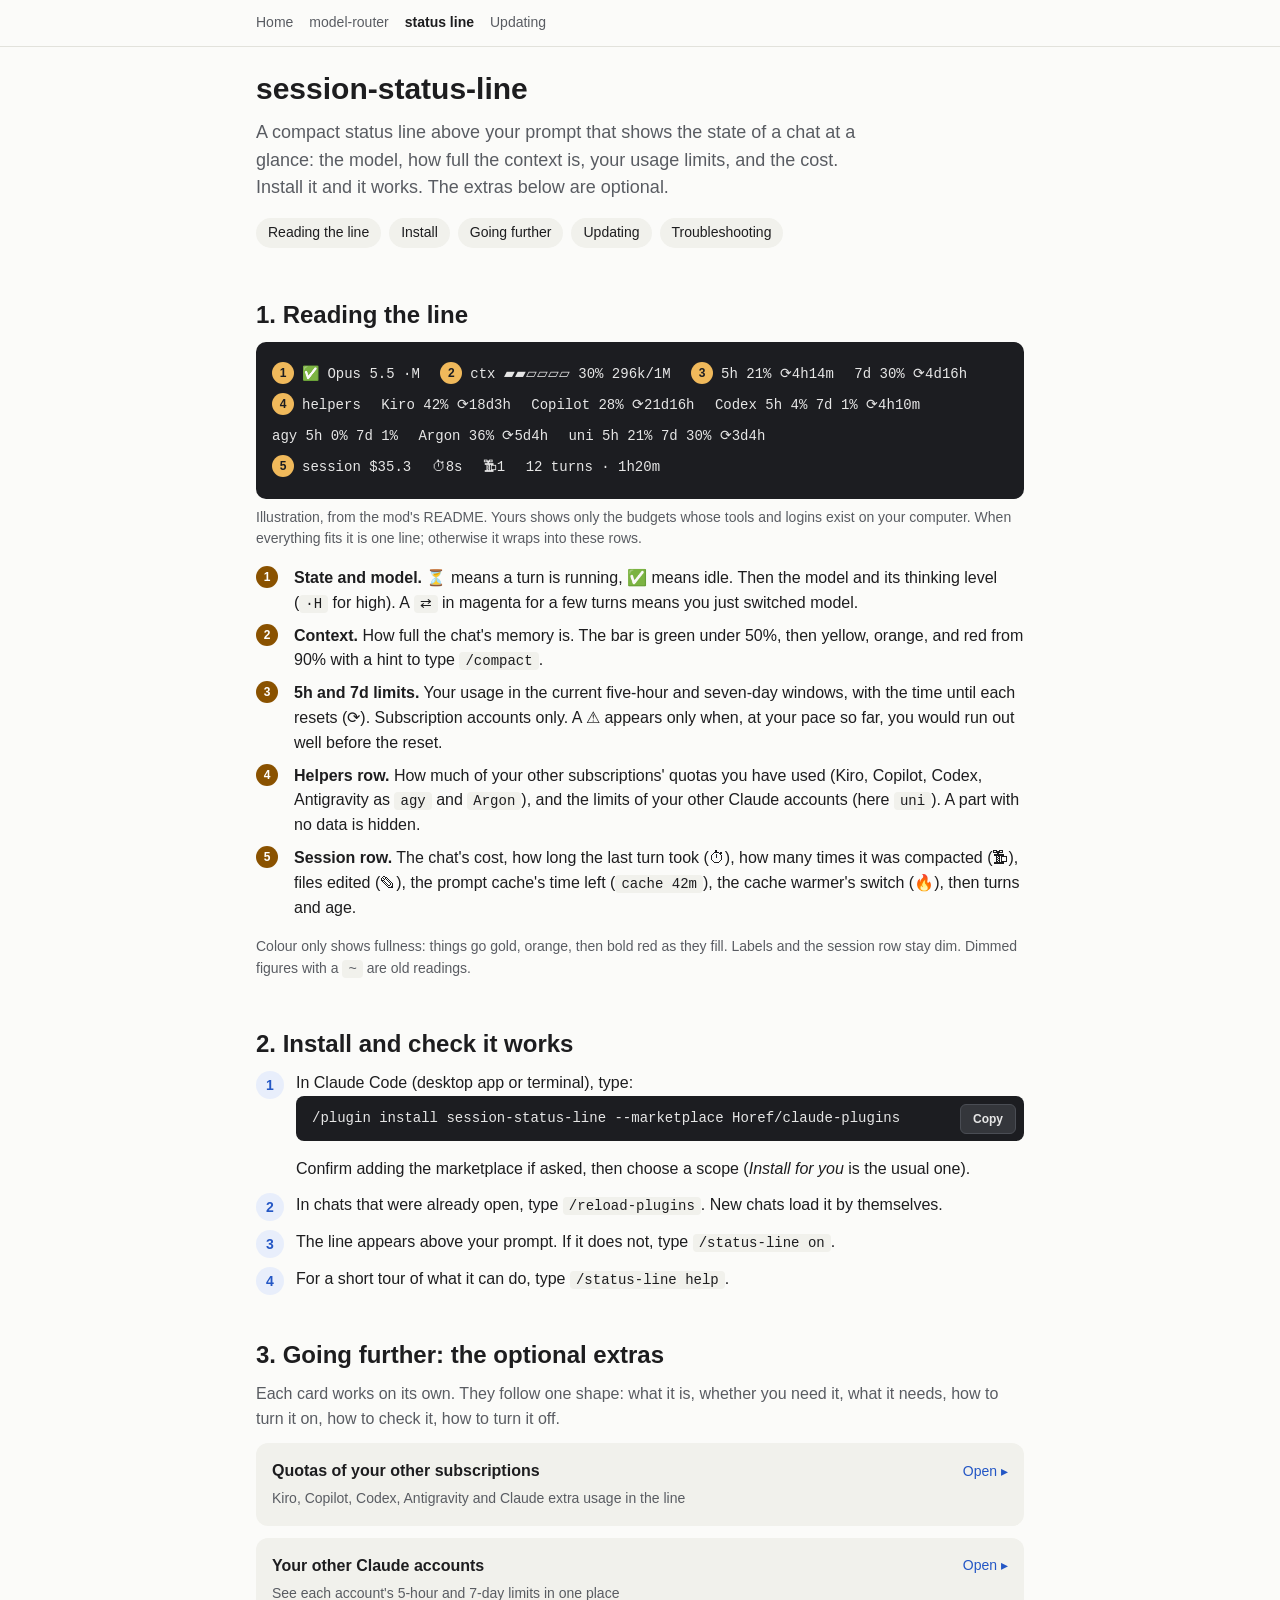
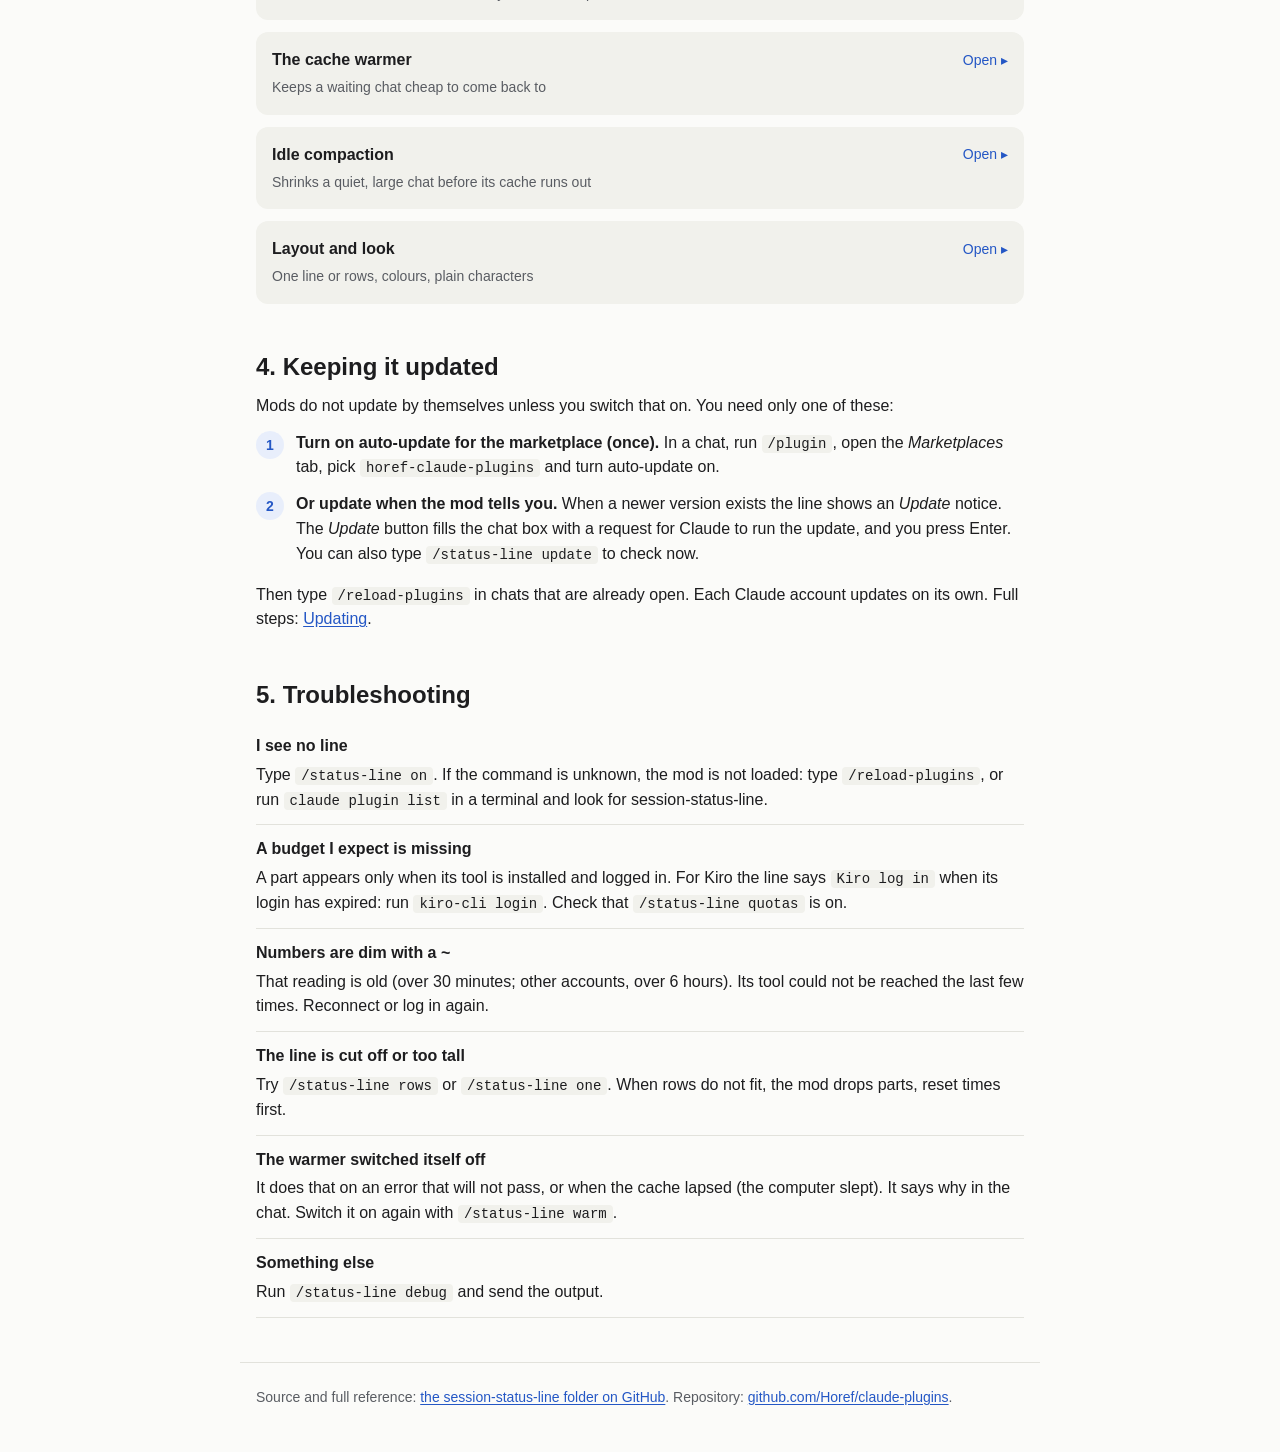
<file: site/session-status-line.html>
<!doctype html>
<html lang="en">
<head>
<meta charset="utf-8">
<meta name="viewport" content="width=device-width, initial-scale=1">
<title>session-status-line guide</title>
<meta name="description" content="Install the session status line, learn what each part means, and turn on the optional extras one at a time.">
<meta name="color-scheme" content="light dark">
<link rel="stylesheet" href="style.css">
</head>
<body>
<nav class="nav" aria-label="Site"><div class="nav-in">
  <a href="index.html">Home</a>
  <a href="model-router.html">model-router</a>
  <a href="session-status-line.html" aria-current="page">status line</a>
  <a href="updating.html">Updating</a>
</div></nav>
<main>

<h1>session-status-line</h1>
<p class="lede">A compact status line above your prompt that shows the state of a chat at a glance: the model, how full the context is, your usage limits, and the cost. Install it and it works. The extras below are optional.</p>
<ul class="toc" aria-label="On this page">
  <li><a href="#reading">Reading the line</a></li>
  <li><a href="#install">Install</a></li>
  <li><a href="#advanced">Going further</a></li>
  <li><a href="#update">Updating</a></li>
  <li><a href="#trouble">Troubleshooting</a></li>
</ul>

<h2 id="reading">1. Reading the line</h2>
<figure>
  <div class="term" role="img" aria-label="Illustration of the status line with five numbered parts">
    <span class="row"><span class="seg"><span class="n">1</span>✅ Opus 5.5 ·M</span> <span class="seg"><span class="n">2</span>ctx ▰▰▱▱▱▱ 30% 296k/1M</span> <span class="seg"><span class="n">3</span>5h 21% ⟳4h14m</span> <span class="seg">7d 30% ⟳4d16h</span></span>
    <span class="row"><span class="seg"><span class="n">4</span>helpers</span> <span class="seg">Kiro 42% ⟳18d3h</span> <span class="seg">Copilot 28% ⟳21d16h</span> <span class="seg">Codex 5h 4% 7d 1% ⟳4h10m</span></span>
    <span class="row"><span class="seg">agy 5h 0% 7d 1%</span> <span class="seg">Argon 36% ⟳5d4h</span> <span class="seg">uni 5h 21% 7d 30% ⟳3d4h</span></span>
    <span class="row"><span class="seg"><span class="n">5</span>session $35.3</span> <span class="seg">⏱8s</span> <span class="seg">🗜1</span> <span class="seg">12 turns · 1h20m</span></span>
  </div>
  <figcaption>Illustration, from the mod's README. Yours shows only the budgets whose tools and logins exist on your computer. When everything fits it is one line; otherwise it wraps into these rows.</figcaption>
</figure>
<ol class="legend">
  <li><span class="n">1</span><span><strong>State and model.</strong> ⏳ means a turn is running, ✅ means idle. Then the model and its thinking level (<code>·H</code> for high). A <code>⇄</code> in magenta for a few turns means you just switched model.</span></li>
  <li><span class="n">2</span><span><strong>Context.</strong> How full the chat's memory is. The bar is green under 50%, then yellow, orange, and red from 90% with a hint to type <code>/compact</code>.</span></li>
  <li><span class="n">3</span><span><strong>5h and 7d limits.</strong> Your usage in the current five-hour and seven-day windows, with the time until each resets (⟳). Subscription accounts only. A ⚠ appears only when, at your pace so far, you would run out well before the reset.</span></li>
  <li><span class="n">4</span><span><strong>Helpers row.</strong> How much of your other subscriptions' quotas you have used (Kiro, Copilot, Codex, Antigravity as <code>agy</code> and <code>Argon</code>), and the limits of your other Claude accounts (here <code>uni</code>). A part with no data is hidden.</span></li>
  <li><span class="n">5</span><span><strong>Session row.</strong> The chat's cost, how long the last turn took (⏱), how many times it was compacted (🗜), files edited (✎), the prompt cache's time left (<code>cache 42m</code>), the cache warmer's switch (🔥), then turns and age.</span></li>
</ol>
<p class="muted small">Colour only shows fullness: things go gold, orange, then bold red as they fill. Labels and the session row stay dim. Dimmed figures with a <code>~</code> are old readings.</p>

<h2 id="install">2. Install and check it works</h2>
<ol class="steps">
  <li>In Claude Code (desktop app or terminal), type:
    <div class="code"><pre>/plugin install session-status-line --marketplace Horef/claude-plugins</pre></div>
    Confirm adding the marketplace if asked, then choose a scope (<em>Install for you</em> is the usual one).</li>
  <li>In chats that were already open, type <code>/reload-plugins</code>. New chats load it by themselves.</li>
  <li>The line appears above your prompt. If it does not, type <code>/status-line on</code>.</li>
  <li>For a short tour of what it can do, type <code>/status-line help</code>.</li>
</ol>

<h2 id="advanced">3. Going further: the optional extras</h2>
<p class="muted">Each card works on its own. They follow one shape: what it is, whether you need it, what it needs, how to turn it on, how to check it, how to turn it off.</p>

<details class="card" id="quotas">
<summary><span class="t">Quotas of your other subscriptions</span><span class="d">Kiro, Copilot, Codex, Antigravity and Claude extra usage in the line</span></summary>
<div class="card-body">
<h4>What it is</h4>
<p>Every five minutes the mod reads how much of each outside budget you have used and shows it in the helpers row: <code>Kiro</code> (credits this month), <code>Copilot</code> (premium credits this month), <code>Codex</code> (5-hour and weekly limits), <code>agy</code> and <code>Argon</code> (Antigravity), and <code>extra</code> (Claude credits spent past your plan's limits).</p>
<h4>Do you need it?</h4>
<p>If you use those subscriptions, it saves opening each tool's usage page. If you do not, nothing shows.</p>
<h4>What you need</h4>
<ul>
  <li>The tool installed and logged in on this computer: <code>kiro-cli</code> for Kiro (the line says <code>Kiro log in</code> when its login has gone stale), <code>gh</code> logged in for Copilot, <code>codex</code> for Codex, <code>agy</code> for Antigravity.</li>
  <li>Claude extra usage needs a Claude subscription account.</li>
</ul>
<h4>Turn it on</h4>
<ol class="steps">
  <li>It is on by default. To read now, type <code>/status-line quotas on</code>.</li>
</ol>
<h4>Check it works</h4>
<p>A part appears in the helpers row for each tool that is installed and logged in. A part that cannot be read keeps its last value, and shows a dim <code>~</code> before the number after 30 minutes.</p>
<h4>Turn it off</h4>
<p>Type <code>/status-line quotas off</code>. This also stops reading your other Claude accounts.</p>
</div>
</details>

<details class="card" id="accounts">
<summary><span class="t">Your other Claude accounts</span><span class="d">See each account's 5-hour and 7-day limits in one place</span></summary>
<div class="card-body">
<h4>What it is</h4>
<p>If you use more than one Claude account on the same computer (each with its own <code>CLAUDE_CONFIG_DIR</code>, for example a work or university plan beside a personal one), each chat shows the other accounts' limits as <code>uni 5h 21% 7d 30% ⟳3d4h</code>. Each session saves its own two windows to a small file in <code>~/.config/claude-accounts/</code> (no token, email or plan). Sessions of the other accounts read those files.</p>
<h4>Do you need it?</h4>
<p>Only if you have two or more accounts. With one account, nothing shows.</p>
<h4>What you need</h4>
<p>The mod installed under each account, and a session run in each, so each writes its file. Install it per account (see <a href="#update">Updating</a>: each account updates on its own).</p>
<h4>Turn it on</h4>
<ol class="steps">
  <li>Install the mod under each account and start a chat in each.</li>
  <li>Optional: give an account a short name with <code>/status-line account-label work</code>. The default is the folder name without <code>.claude-</code>, so <code>~/.claude-uni</code> is <code>uni</code>.</li>
</ol>
<h4>Check it works</h4>
<p>The other account appears in the helpers row, dim if its reading is over 6 hours old. Type <code>/status-line account-label</code> with no name to see this account's label.</p>
<h4>Turn it off</h4>
<p><code>/status-line quotas off</code> hides them. The extra live read (fresher figures, using the other account's login, never refreshing it) has its own switch: <code>/status-line live off</code>. On a Mac the first live read may ask for Keychain permission.</p>
</div>
</details>

<details class="card" id="warmer">
<summary><span class="t">The cache warmer</span><span class="d">Keeps a waiting chat cheap to come back to</span></summary>
<div class="card-body">
<h4>What it is</h4>
<p>Claude remembers a chat's contents in a <em>prompt cache</em> for an hour on a subscription (5 minutes otherwise). Reading from the cache is far cheaper than reading the whole chat again. If you leave a long chat idle past that, the next message pays full price. The warmer prevents this: 50 minutes after the last request it sends one tiny side request over the conversation, so the cache stays alive. Nothing is added to your chat, and Claude is not woken into a turn. A warm costs about a tenth of a fresh read plus a few words, and counts toward your limits like any request.</p>
<h4>Do you need it?</h4>
<p>If you leave long chats waiting (a run that reports back every couple of hours, or a lunch break) and then continue them. It never revives a cache that has already lapsed, and it does not bother with a 5-minute cache.</p>
<h4>What you need</h4>
<p>Nothing installed. It belongs to the chat: a new chat, <code>/clear</code> or <code>/resume</code> starts with the warmer off.</p>
<h4>Turn it on</h4>
<ol class="steps">
  <li>Press 🔥 in the band (on for 12 hours), or type <code>/status-line warm</code>.</li>
  <li>For other lengths: <code>/status-line warm for 8h</code>, <code>/status-line warm until 07:30</code> or <code>/status-line warm forever</code>.</li>
  <li>To have it on in every chat, type <code>/status-line warm every-chat on</code>. It warms until 12 hours after the chat's last message.</li>
</ol>
<h4>Check it works</h4>
<p>🔥 is lit and shows how many warms were sent, and <code>cache 42m</code> shows the time left. <code>/status-line warm status</code> gives the details. <code>/status-line warm now</code> sends one warm at once and says how much the cache served.</p>
<h4>Turn it off</h4>
<p>Type <code>/status-line warm off</code>. If it cannot keep the cache alive (a login problem, a lapse), it switches itself off and tells you.</p>
</div>
</details>

<details class="card" id="idle-compact">
<summary><span class="t">Idle compaction</span><span class="d">Shrinks a quiet, large chat before its cache runs out</span></summary>
<div class="card-body">
<h4>What it is</h4>
<p>To <em>compact</em> a chat is to replace its history with a summary. Claude Code does this to an idle chat shortly before its cache would lapse, and it cannot see the warmer. This option is the mod's own version: when on, a quiet chat of 200k tokens or more is compacted 5 minutes before its cache lapses, unless the warmer is keeping the cache alive. While the warmer is on and the cache is alive, the mod declines Claude Code's own idle compaction, and does the owed one itself later if the warmer stops.</p>
<h4>Do you need it?</h4>
<p>Only if you use the warmer on large chats and want to control when compaction happens. It is off by default.</p>
<h4>What you need</h4>
<p>Nothing. On Team and Enterprise accounts, Claude Code's built-in <code>cc-plugin-sec-default</code> plugin keeps compactions away from mods, so Claude Code's own idle compaction compacts about 54 minutes after your last message whatever the warmer does. There, also set <code>"idleCompaction": false</code> in your <code>settings.json</code> and use this option instead.</p>
<h4>Turn it on</h4>
<ol class="steps">
  <li>Type <code>/status-line warm idle-compact on</code>, or use the ⓘ options row on the band.</li>
  <li>Optional: to turn off Claude Code's own idle compaction, put <code>"idleCompaction": false</code> in <code>settings.json</code> (in your <code>CLAUDE_CONFIG_DIR</code>, default <code>~/.claude</code>).</li>
</ol>
<h4>Check it works</h4>
<p><code>/status-line warm status</code> and the ⓘ row say when a compaction is owed ("compacts at 08:25").</p>
<p>To close the ⓘ row, press ⓘ again or the <strong>×</strong> at the end of its first line.</p>
<h4>Turn it off</h4>
<p><code>/status-line warm idle-compact off</code>. To keep a chat as it is instead of a compaction that is owed, type <code>/status-line warm skip-compact</code>.</p>
</div>
</details>

<details class="card" id="layout">
<summary><span class="t">Layout and look</span><span class="d">One line or rows, colours, plain characters</span></summary>
<div class="card-body">
<h4>What it is</h4>
<p>By default the line is one line when it fits and grouped rows (Claude, helpers, session) when it does not. You can force either, switch the line off, or change how it draws.</p>
<h4>Do you need it?</h4>
<p>If the line is too wide, too tall, or your terminal shows odd symbols.</p>
<h4>What you need</h4>
<p>Nothing. Your choices are remembered across chats.</p>
<h4>Turn it on</h4>
<ul>
  <li><code>/status-line auto</code> (default), <code>/status-line one</code> or <code>/status-line rows</code>.</li>
  <li><code>/status-line off</code> hides the line; <code>/status-line on</code> brings it back.</li>
  <li>In the shell you start Claude Code from: <code>NO_COLOR=1</code> drops colours, <code>SESSION_STATUS_ASCII=1</code> uses plain characters.</li>
</ul>
<h4>Check it works</h4>
<p>The line changes at once. <code>/status-line debug</code> prints the version, the measured width and the last readings.</p>
<h4>Turn it off</h4>
<p><code>/status-line auto</code> returns to the default.</p>
</div>
</details>

<h2 id="update">4. Keeping it updated</h2>
<p>Mods do not update by themselves unless you switch that on. You need only one of these:</p>
<ol class="steps">
  <li><strong>Turn on auto-update for the marketplace (once).</strong> In a chat, run <code>/plugin</code>, open the <em>Marketplaces</em> tab, pick <code>horef-claude-plugins</code> and turn auto-update on.</li>
  <li><strong>Or update when the mod tells you.</strong> When a newer version exists the line shows an <em>Update</em> notice. The <em>Update</em> button fills the chat box with a request for Claude to run the update, and you press Enter. You can also type <code>/status-line update</code> to check now.</li>
</ol>
<p>Then type <code>/reload-plugins</code> in chats that are already open. Each Claude account updates on its own. Full steps: <a href="updating.html">Updating</a>.</p>

<h2 id="trouble">5. Troubleshooting</h2>
<dl class="trouble">
  <div><dt>I see no line</dt><dd>Type <code>/status-line on</code>. If the command is unknown, the mod is not loaded: type <code>/reload-plugins</code>, or run <code>claude plugin list</code> in a terminal and look for session-status-line.</dd></div>
  <div><dt>A budget I expect is missing</dt><dd>A part appears only when its tool is installed and logged in. For Kiro the line says <code>Kiro log in</code> when its login has expired: run <code>kiro-cli login</code>. Check that <code>/status-line quotas</code> is on.</dd></div>
  <div><dt>Numbers are dim with a ~</dt><dd>That reading is old (over 30 minutes; other accounts, over 6 hours). Its tool could not be reached the last few times. Reconnect or log in again.</dd></div>
  <div><dt>The line is cut off or too tall</dt><dd>Try <code>/status-line rows</code> or <code>/status-line one</code>. When rows do not fit, the mod drops parts, reset times first.</dd></div>
  <div><dt>The warmer switched itself off</dt><dd>It does that on an error that will not pass, or when the cache lapsed (the computer slept). It says why in the chat. Switch it on again with <code>/status-line warm</code>.</dd></div>
  <div><dt>Something else</dt><dd>Run <code>/status-line debug</code> and send the output.</dd></div>
</dl>

</main>
<footer class="foot">
  <p>Source and full reference: <a href="https://github.com/Horef/claude-plugins/tree/main/plugins/session-status-line">the session-status-line folder on GitHub</a>. Repository: <a href="https://github.com/Horef/claude-plugins">github.com/Horef/claude-plugins</a>.</p>
</footer>
<script src="site.js"></script>
</body>
</html>
</file>
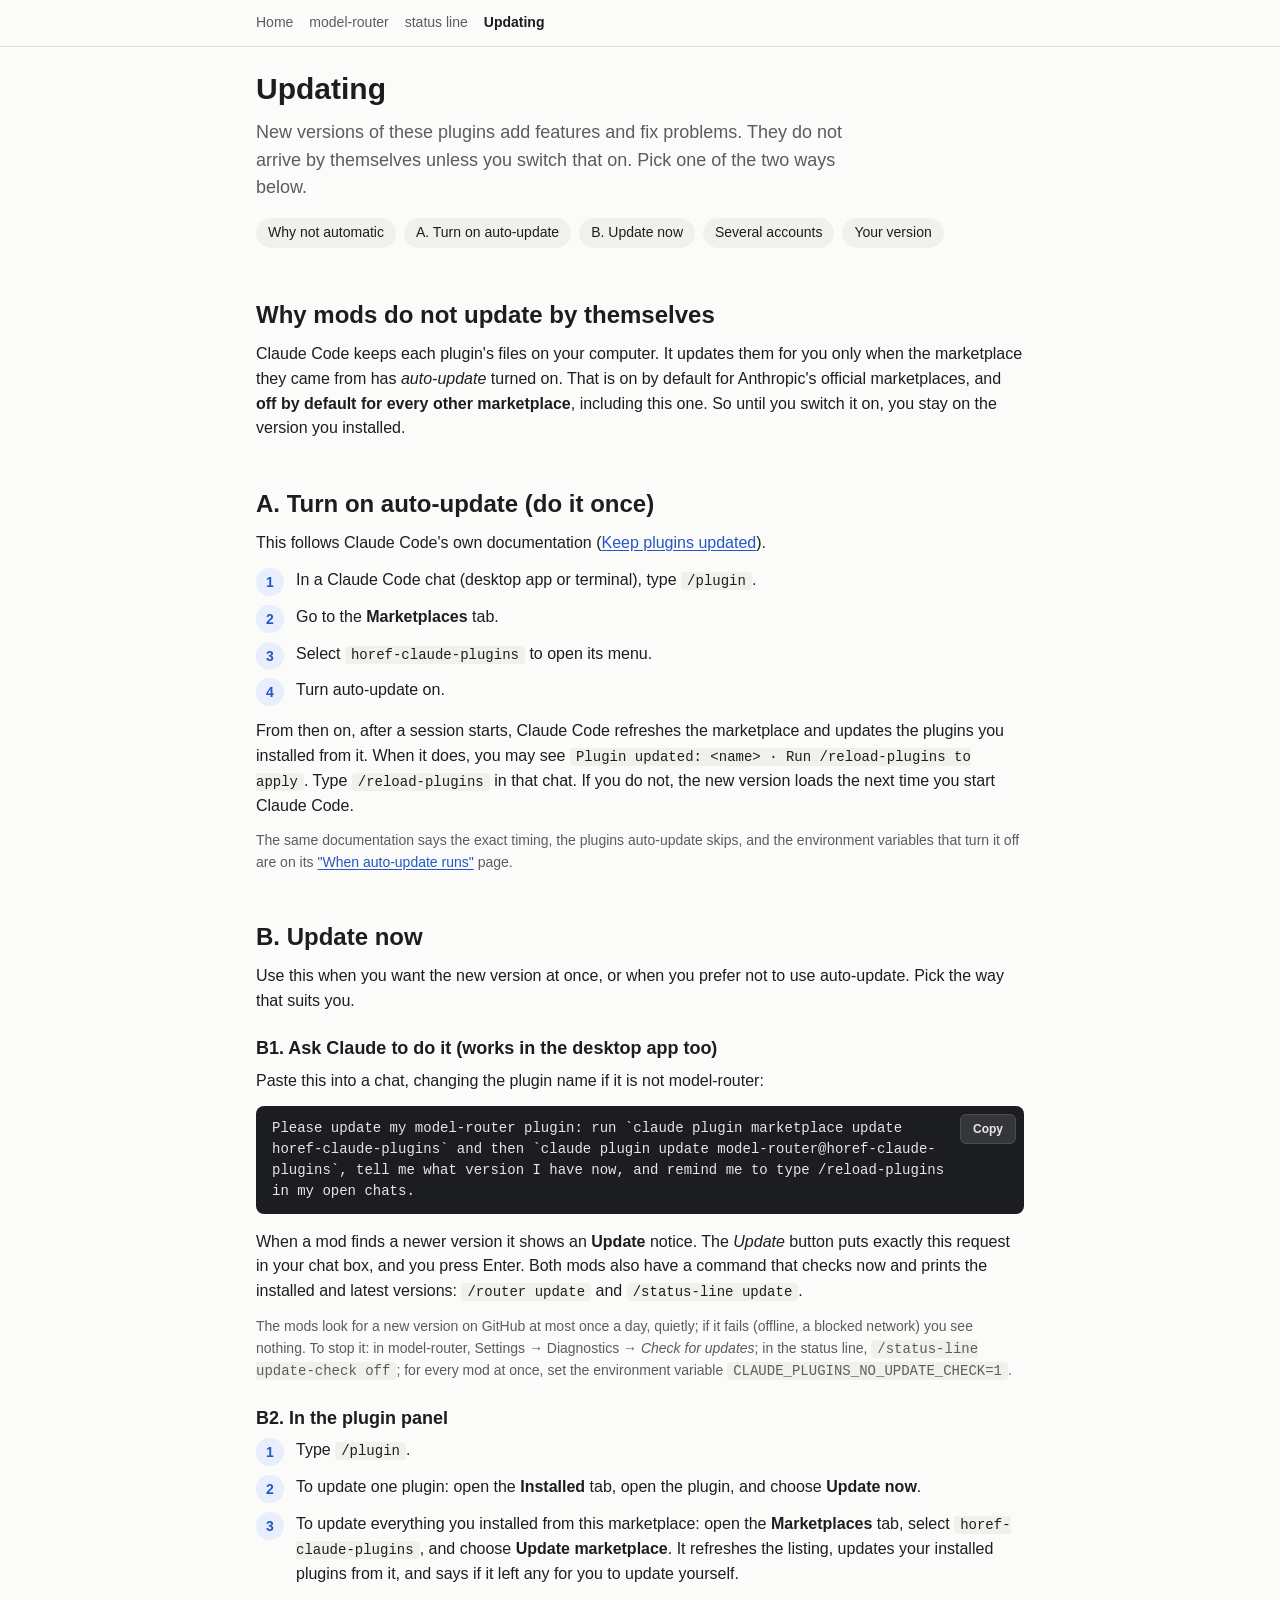
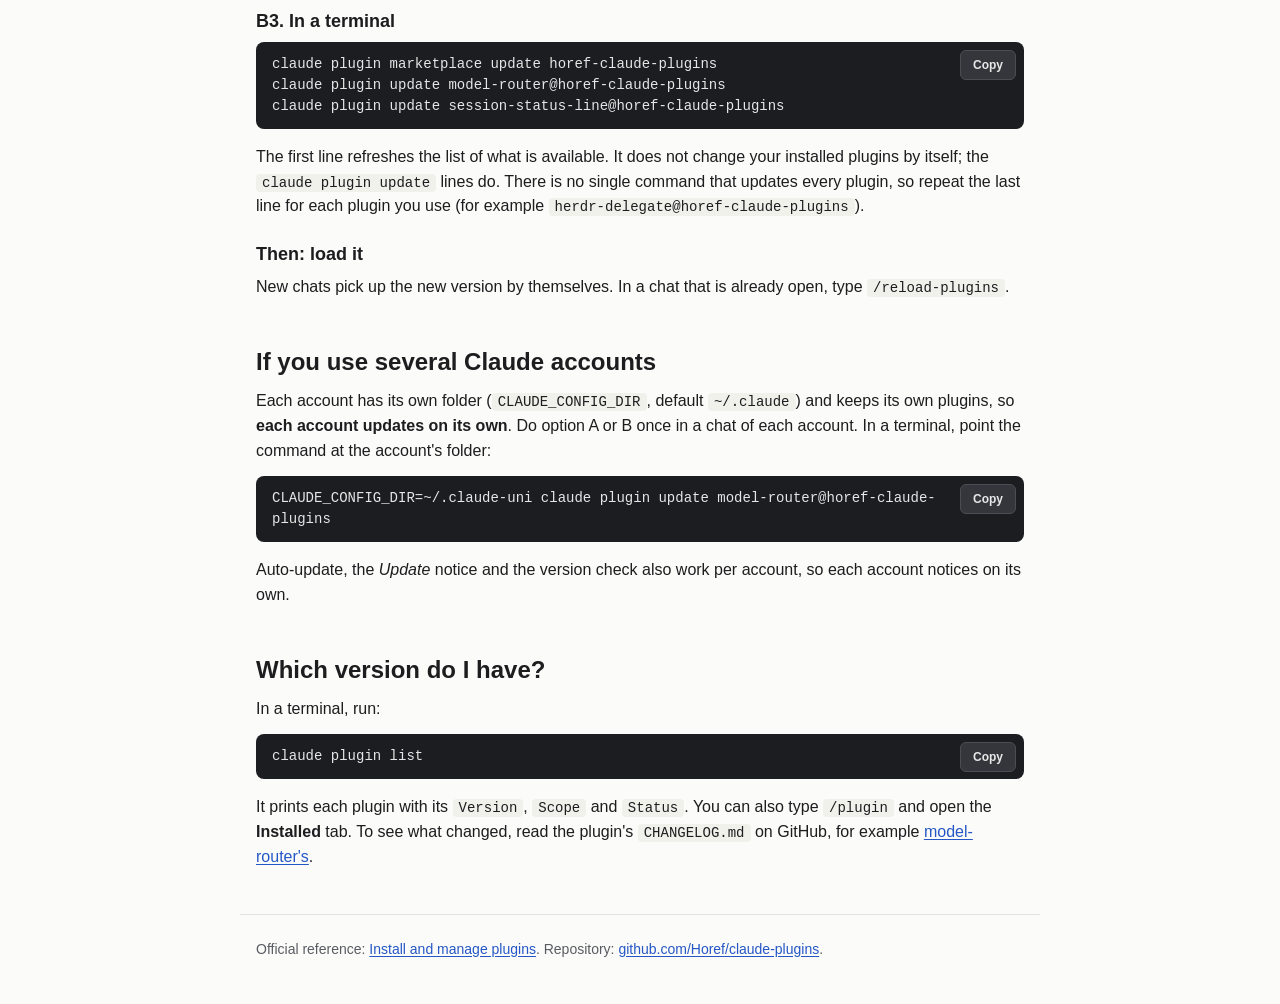
<file: site/updating.html>
<!doctype html>
<html lang="en">
<head>
<meta charset="utf-8">
<meta name="viewport" content="width=device-width, initial-scale=1">
<title>Updating the plugins</title>
<meta name="description" content="Why these mods do not update by themselves, and how to update them: auto-update, or update now.">
<meta name="color-scheme" content="light dark">
<link rel="stylesheet" href="style.css">
</head>
<body>
<nav class="nav" aria-label="Site"><div class="nav-in">
  <a href="index.html">Home</a>
  <a href="model-router.html">model-router</a>
  <a href="session-status-line.html">status line</a>
  <a href="updating.html" aria-current="page">Updating</a>
</div></nav>
<main>

<h1>Updating</h1>
<p class="lede">New versions of these plugins add features and fix problems. They do not arrive by themselves unless you switch that on. Pick one of the two ways below.</p>
<ul class="toc" aria-label="On this page">
  <li><a href="#why">Why not automatic</a></li>
  <li><a href="#auto">A. Turn on auto-update</a></li>
  <li><a href="#now">B. Update now</a></li>
  <li><a href="#accounts">Several accounts</a></li>
  <li><a href="#version">Your version</a></li>
</ul>

<h2 id="why">Why mods do not update by themselves</h2>
<p>Claude Code keeps each plugin's files on your computer. It updates them for you only when the marketplace they came from has <em>auto-update</em> turned on. That is on by default for Anthropic's official marketplaces, and <strong>off by default for every other marketplace</strong>, including this one. So until you switch it on, you stay on the version you installed.</p>

<h2 id="auto">A. Turn on auto-update (do it once)</h2>
<p>This follows Claude Code's own documentation (<a href="https://code.claude.com/docs/en/discover-plugins#keep-plugins-updated">Keep plugins updated</a>).</p>
<ol class="steps">
  <li>In a Claude Code chat (desktop app or terminal), type <code>/plugin</code>.</li>
  <li>Go to the <strong>Marketplaces</strong> tab.</li>
  <li>Select <code>horef-claude-plugins</code> to open its menu.</li>
  <li>Turn auto-update on.</li>
</ol>
<p>From then on, after a session starts, Claude Code refreshes the marketplace and updates the plugins you installed from it. When it does, you may see <code>Plugin updated: &lt;name&gt; · Run /reload-plugins to apply</code>. Type <code>/reload-plugins</code> in that chat. If you do not, the new version loads the next time you start Claude Code.</p>
<p class="small muted">The same documentation says the exact timing, the plugins auto-update skips, and the environment variables that turn it off are on its <a href="https://code.claude.com/docs/en/plugins/loading.md#when-auto-update-runs">"When auto-update runs"</a> page.</p>

<h2 id="now">B. Update now</h2>
<p>Use this when you want the new version at once, or when you prefer not to use auto-update. Pick the way that suits you.</p>

<h3>B1. Ask Claude to do it (works in the desktop app too)</h3>
<p>Paste this into a chat, changing the plugin name if it is not model-router:</p>
<div class="code"><pre>Please update my model-router plugin: run `claude plugin marketplace update horef-claude-plugins` and then `claude plugin update model-router@horef-claude-plugins`, tell me what version I have now, and remind me to type /reload-plugins in my open chats.</pre></div>
<p>When a mod finds a newer version it shows an <strong>Update</strong> notice. The <em>Update</em> button puts exactly this request in your chat box, and you press Enter. Both mods also have a command that checks now and prints the installed and latest versions: <code>/router update</code> and <code>/status-line update</code>.</p>
<p class="small muted">The mods look for a new version on GitHub at most once a day, quietly; if it fails (offline, a blocked network) you see nothing. To stop it: in model-router, Settings → Diagnostics → <em>Check for updates</em>; in the status line, <code>/status-line update-check off</code>; for every mod at once, set the environment variable <code>CLAUDE_PLUGINS_NO_UPDATE_CHECK=1</code>.</p>

<h3>B2. In the plugin panel</h3>
<ol class="steps">
  <li>Type <code>/plugin</code>.</li>
  <li>To update one plugin: open the <strong>Installed</strong> tab, open the plugin, and choose <strong>Update now</strong>.</li>
  <li>To update everything you installed from this marketplace: open the <strong>Marketplaces</strong> tab, select <code>horef-claude-plugins</code>, and choose <strong>Update marketplace</strong>. It refreshes the listing, updates your installed plugins from it, and says if it left any for you to update yourself.</li>
</ol>

<h3>B3. In a terminal</h3>
<div class="code"><pre>claude plugin marketplace update horef-claude-plugins
claude plugin update model-router@horef-claude-plugins
claude plugin update session-status-line@horef-claude-plugins</pre></div>
<p>The first line refreshes the list of what is available. It does not change your installed plugins by itself; the <code>claude plugin update</code> lines do. There is no single command that updates every plugin, so repeat the last line for each plugin you use (for example <code>herdr-delegate@horef-claude-plugins</code>).</p>

<h3>Then: load it</h3>
<p>New chats pick up the new version by themselves. In a chat that is already open, type <code>/reload-plugins</code>.</p>

<h2 id="accounts">If you use several Claude accounts</h2>
<p>Each account has its own folder (<code>CLAUDE_CONFIG_DIR</code>, default <code>~/.claude</code>) and keeps its own plugins, so <strong>each account updates on its own</strong>. Do option A or B once in a chat of each account. In a terminal, point the command at the account's folder:</p>
<div class="code"><pre>CLAUDE_CONFIG_DIR=~/.claude-uni claude plugin update model-router@horef-claude-plugins</pre></div>
<p>Auto-update, the <em>Update</em> notice and the version check also work per account, so each account notices on its own.</p>

<h2 id="version">Which version do I have?</h2>
<p>In a terminal, run:</p>
<div class="code"><pre>claude plugin list</pre></div>
<p>It prints each plugin with its <code>Version</code>, <code>Scope</code> and <code>Status</code>. You can also type <code>/plugin</code> and open the <strong>Installed</strong> tab. To see what changed, read the plugin's <code>CHANGELOG.md</code> on GitHub, for example <a href="https://github.com/Horef/claude-plugins/blob/main/plugins/model-router/CHANGELOG.md">model-router's</a>.</p>

</main>
<footer class="foot">
  <p>Official reference: <a href="https://code.claude.com/docs/en/discover-plugins">Install and manage plugins</a>. Repository: <a href="https://github.com/Horef/claude-plugins">github.com/Horef/claude-plugins</a>.</p>
</footer>
<script src="site.js"></script>
</body>
</html>
</file>
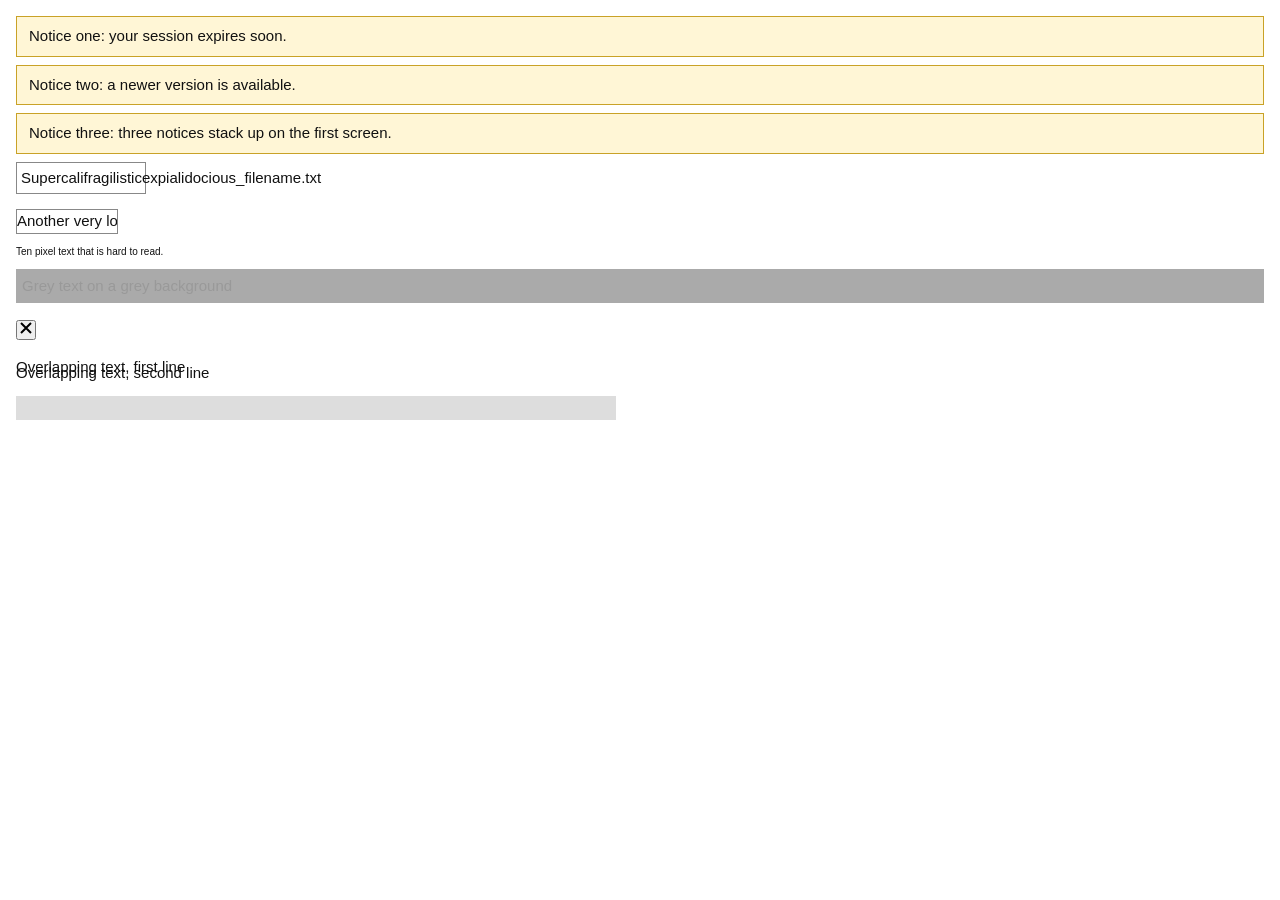
<file: plugins/gui-design/skills/gui-design/evals/fixtures/bad.html>
<!doctype html>
<html lang="en">
<head>
<meta charset="utf-8">
<meta name="viewport" content="width=device-width, initial-scale=1">
<title>Bad on purpose</title>
<!-- Every fault below is planted so that lint_ui.py can be tested against it. -->
<style>
  body { margin: 0; padding: 16px; font: 15px/1.5 sans-serif; background: #ffffff; color: #111; }
  .notice { border: 1px solid #c9a227; background: #fff6d6; padding: 8px 12px; margin: 0 0 8px; }
  .fixed { width: 120px; border: 1px solid #888; padding: 4px; white-space: nowrap; }       /* text-overflow */
  .cut { width: 100px; overflow: hidden; white-space: nowrap; border: 1px solid #888; }     /* text-clipped */
  .tiny { font-size: 10px; }                                                                /* small-text */
  .grey { background: #aaaaaa; color: #999999; padding: 6px; }                              /* low-contrast */
  .wide { width: 600px; height: 24px; background: #ddd; }                                   /* page-hscroll at 390px */
  .stack { position: relative; height: 40px; }
  .stack span { position: absolute; left: 0; }
  .icon { width: 20px; height: 20px; padding: 0; }                                          /* no name, small target */
</style>
</head>
<body>
  <div class="notice" role="alert">Notice one: your session expires soon.</div>
  <div class="notice">Notice two: a newer version is available.</div>
  <div class="notice">Notice three: three notices stack up on the first screen.</div>

  <div class="fixed">Supercalifragilisticexpialidocious_filename.txt</div>
  <p></p>
  <div class="cut">Another very long label that cannot fit in its box</div>
  <p class="tiny">Ten pixel text that is hard to read.</p>
  <div class="grey">Grey text on a grey background</div>
  <p><button class="icon" type="button"><svg width="12" height="12" viewBox="0 0 12 12"><path d="M1 1 L11 11 M11 1 L1 11" stroke="black" stroke-width="2"/></svg></button></p>
  <div class="stack"><span>Overlapping text, first line</span><span style="top:6px">Overlapping text, second line</span></div>
  <div class="wide"></div>
<script>
  console.error("planted console error");
  thisFunctionDoesNotExist();
</script>
</body>
</html>
</file>
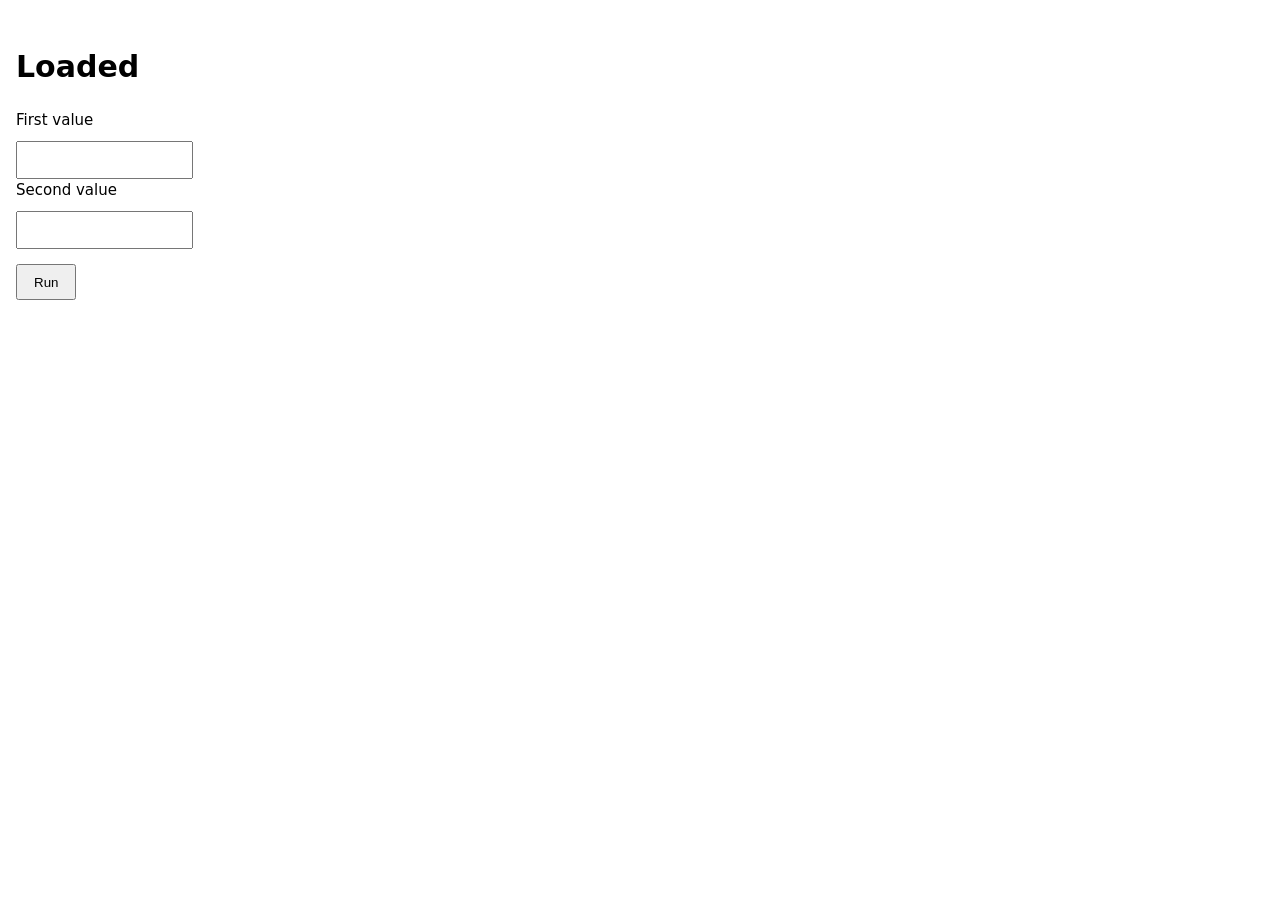
<file: plugins/gui-design/skills/gui-design/evals/fixtures/delayed.html>
<!doctype html>
<html lang="en">
<head>
<meta charset="utf-8">
<meta name="viewport" content="width=device-width, initial-scale=1">
<title>Rendered by JavaScript after load</title>
<style>
  :root { color-scheme: light dark; }
  body { font: 15px/1.5 system-ui, sans-serif; margin: 0; padding: 24px 16px; }
  label { display: block; min-height: 32px; }
  input { min-height: 32px; }
  button { min-height: 36px; padding: 0 16px; }
</style>
</head>
<body>
<div id="app">Loading…</div>
<script>
  /* like a Streamlit app: the page loads empty, the real content arrives later */
  setTimeout(function () {
    document.getElementById('app').innerHTML =
      '<h1>Loaded</h1>' +
      '<label for="a">First value</label><input id="a" type="text">' +
      '<label for="b">Second value</label><input id="b" type="text">' +
      '<p><button type="button" id="go">Run</button></p>';
  }, 500);
</script>
</body>
</html>
</file>
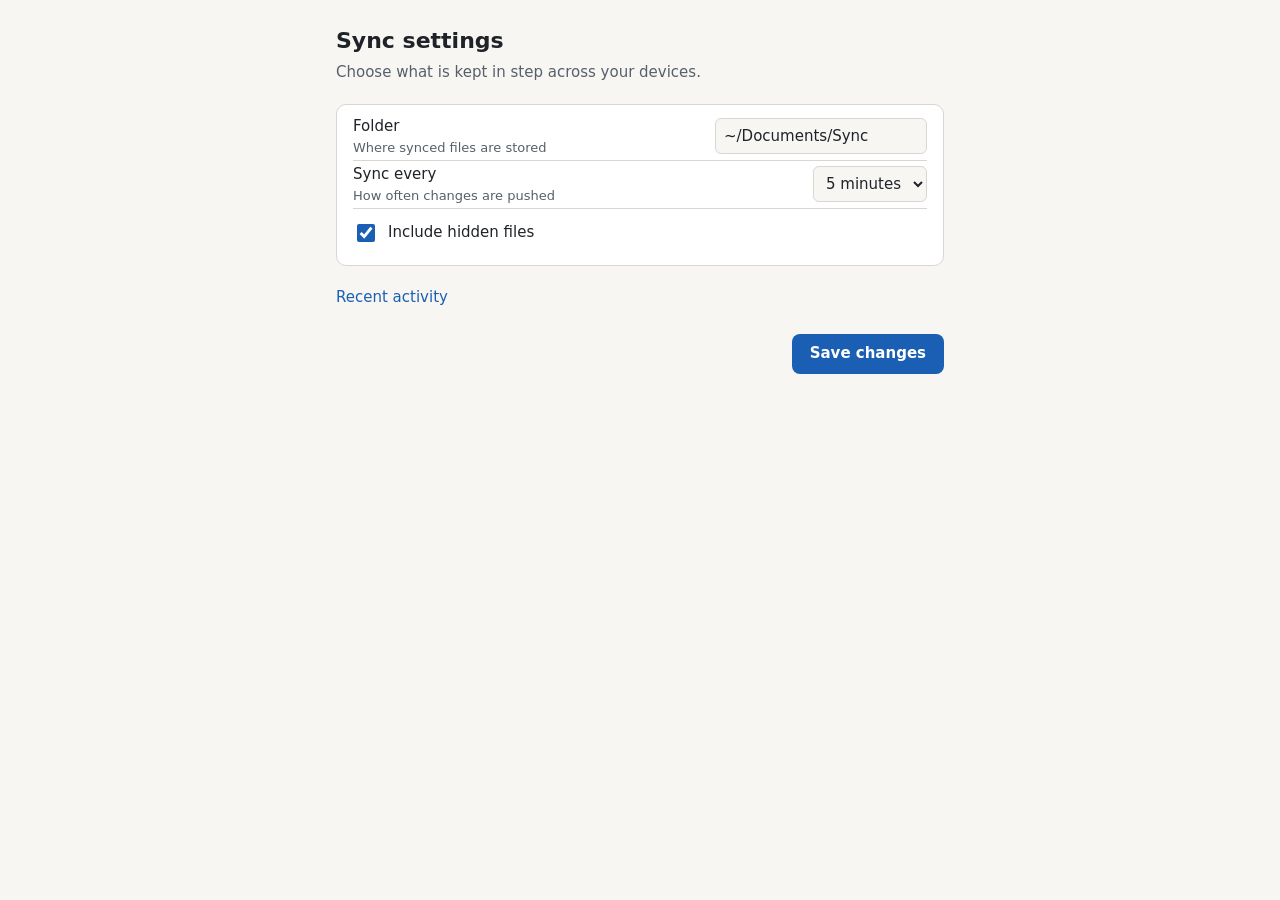
<file: plugins/gui-design/skills/gui-design/evals/fixtures/good.html>
<!doctype html>
<html lang="en">
<head>
<meta charset="utf-8">
<meta name="viewport" content="width=device-width, initial-scale=1">
<title>Sync settings</title>
<style>
  :root {
    color-scheme: light dark;
    --bg: #f7f6f3; --panel: #ffffff; --text: #1f2328; --muted: #57606a; --line: #d8d6d0; --accent: #1a5fb4; --on-accent: #ffffff;
  }
  @media (prefers-color-scheme: dark) {
    :root { --bg: #1c1c1e; --panel: #2a2a2d; --text: #ececec; --muted: #a8a8b0; --line: #3d3d42; --accent: #7db3f5; --on-accent: #10243d; }
  }
  * { box-sizing: border-box; }
  body { margin: 0; background: var(--bg); color: var(--text); font: 15px/1.5 system-ui, sans-serif; }
  main { max-width: 640px; margin: 0 auto; padding: 24px 16px 48px; }
  h1 { font-size: 22px; margin: 0 0 4px; }
  p.lead { color: var(--muted); margin: 0 0 20px; }
  section { background: var(--panel); border: 1px solid var(--line); border-radius: 10px; padding: 8px 16px; }
  .row { display: flex; align-items: center; justify-content: space-between; gap: 16px; min-height: 48px; border-bottom: 1px solid var(--line); }
  .row:last-child { border-bottom: 0; }
  .row small { display: block; color: var(--muted); font-size: 13px; }
  label.check { display: flex; align-items: center; gap: 10px; min-height: 40px; cursor: pointer; }
  input[type=checkbox] { width: 18px; height: 18px; accent-color: var(--accent); }
  select, input[type=text] { min-height: 36px; padding: 4px 8px; font: inherit; color: var(--text); background: var(--bg); border: 1px solid var(--line); border-radius: 6px; max-width: 55%; }
  button.primary { min-height: 40px; padding: 0 18px; font: inherit; font-weight: 600; color: var(--on-accent); background: var(--accent); border: 0; border-radius: 8px; cursor: pointer; }
  details { margin-top: 16px; }
  summary { min-height: 32px; display: flex; align-items: center; color: var(--accent); cursor: pointer; }
  ul.history { list-style: none; margin: 8px 0 0; padding: 0; }
  ul.history li { padding: 10px 0; border-bottom: 1px solid var(--line); color: var(--muted); }
  .actions { margin-top: 20px; display: flex; justify-content: flex-end; }
</style>
</head>
<body>
<main>
  <h1>Sync settings</h1>
  <p class="lead">Choose what is kept in step across your devices.</p>
  <section aria-label="Sync options">
    <div class="row">
      <label for="folder">Folder<small>Where synced files are stored</small></label>
      <input id="folder" type="text" value="~/Documents/Sync">
    </div>
    <div class="row">
      <label for="every">Sync every<small>How often changes are pushed</small></label>
      <select id="every"><option>5 minutes</option><option>1 hour</option><option>Manual</option></select>
    </div>
    <div class="row">
      <label class="check"><input type="checkbox" checked> Include hidden files</label>
    </div>
  </section>
  <details>
    <summary>Recent activity</summary>
    <ul class="history">
      <li>Today 09:14, 12 files uploaded</li>
      <li>Today 08:02, 3 files updated</li>
      <li>Yesterday 17:40, 1 conflict resolved</li>
      <li>Yesterday 11:05, 48 files uploaded</li>
      <li>Monday 16:30, 6 files removed</li>
      <li>Monday 09:12, 2 files updated</li>
      <li>Sunday 20:01, 19 files uploaded</li>
      <li>Sunday 10:44, 5 files updated</li>
    </ul>
  </details>
  <div class="actions"><button class="primary" type="button">Save changes</button></div>
</main>
</body>
</html>
</file>
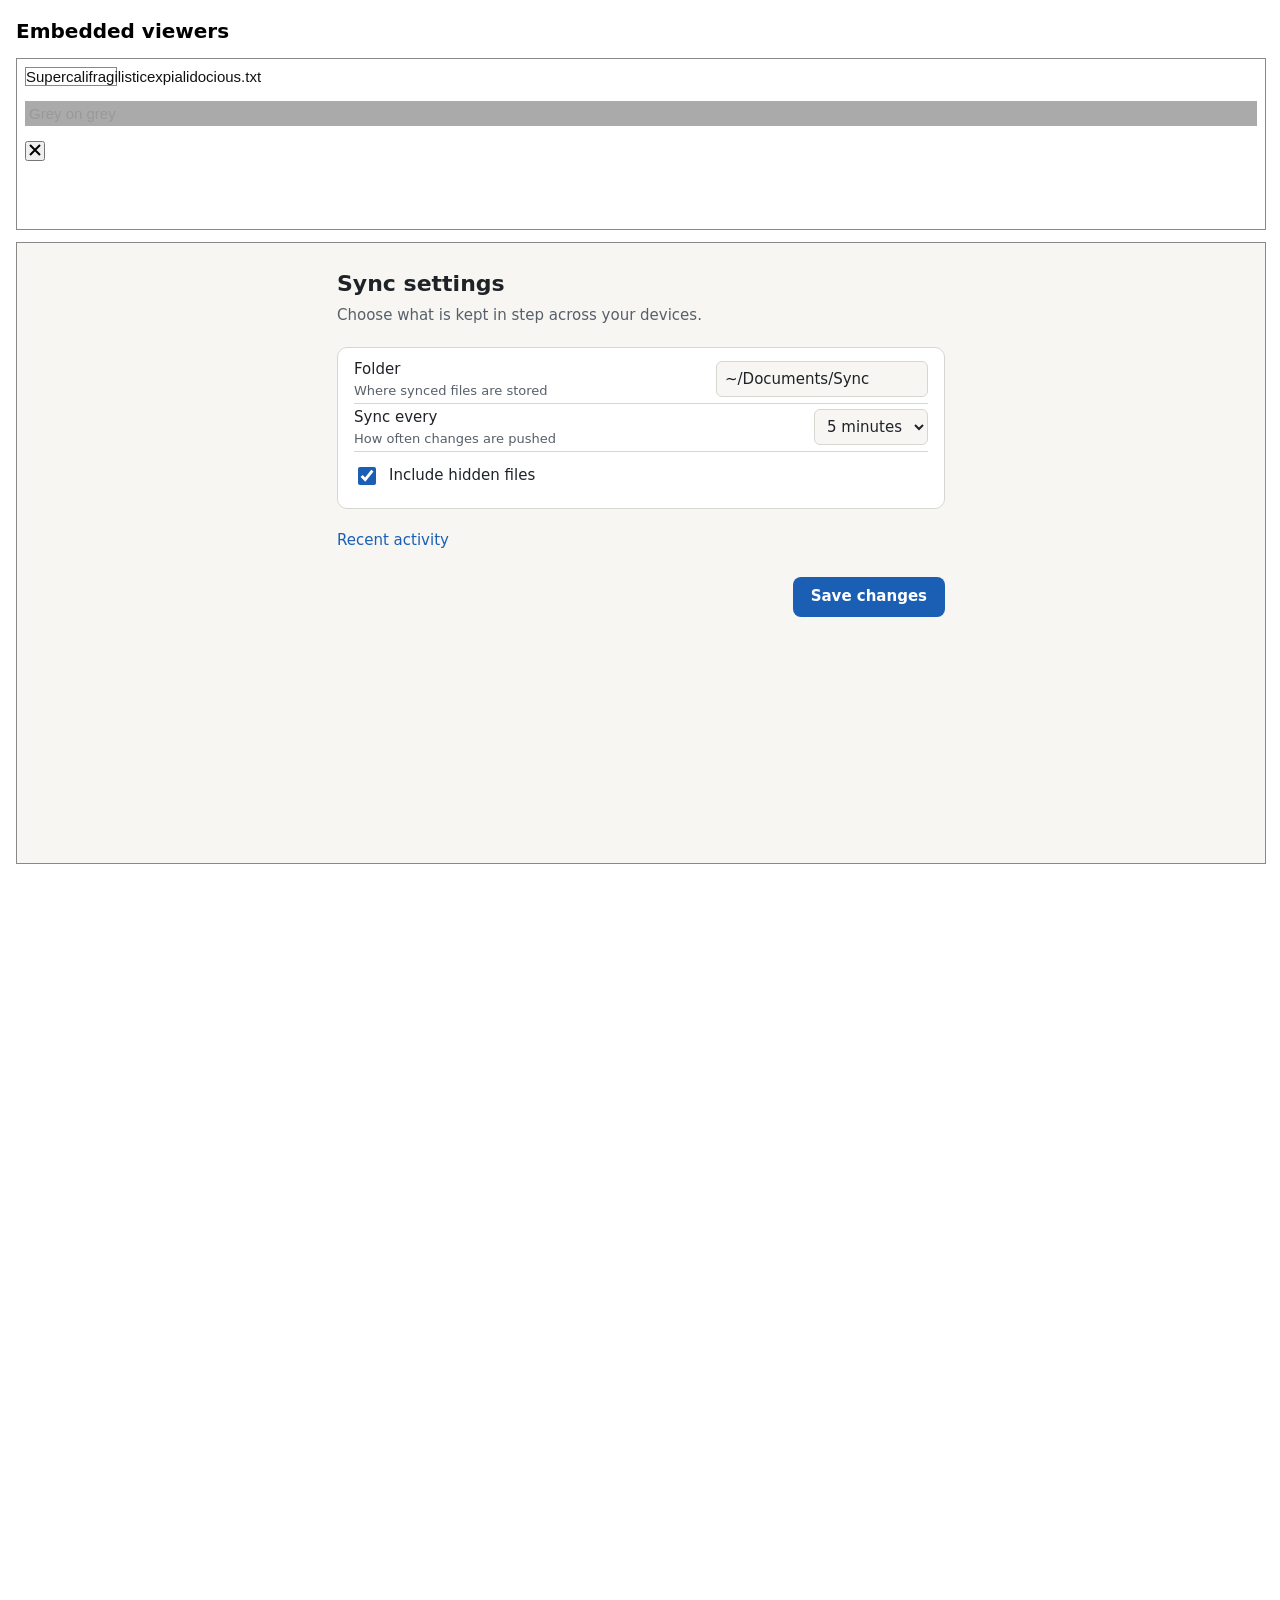
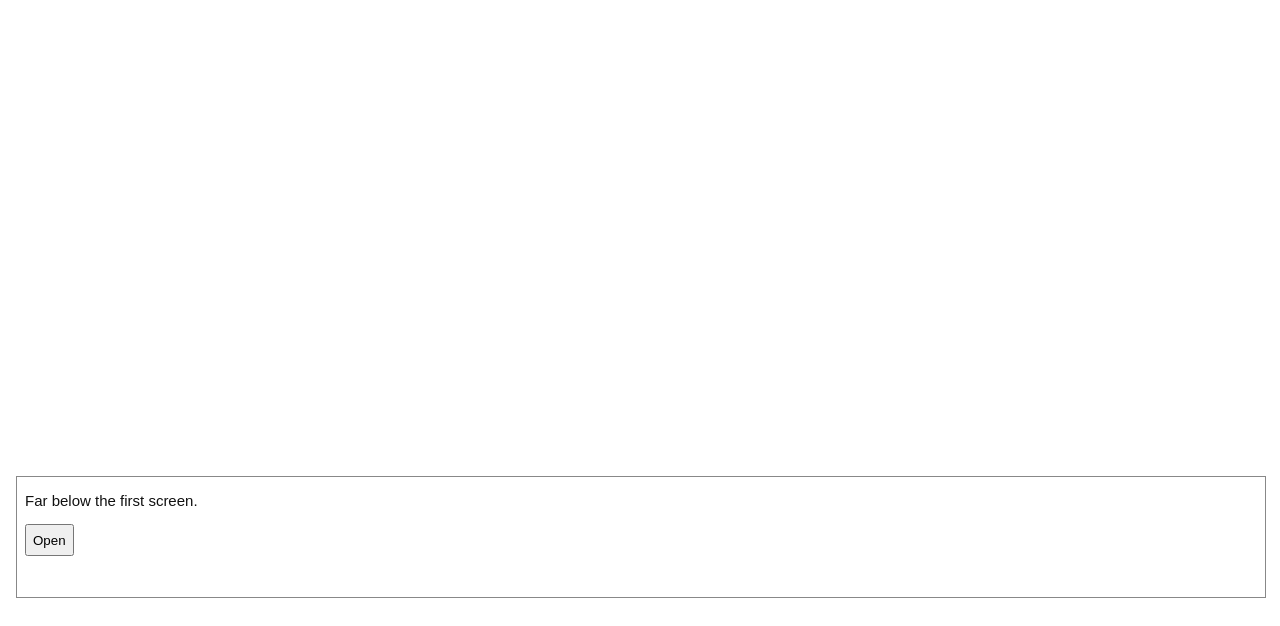
<file: plugins/gui-design/skills/gui-design/evals/fixtures/host.html>
<!doctype html>
<html lang="en">
<head>
<meta charset="utf-8">
<meta name="viewport" content="width=device-width, initial-scale=1">
<title>Host page with embedded frames</title>
<!-- A clean host page that embeds three frames, the way a Streamlit components.html viewer does:
     1. a srcdoc frame with planted faults (text-overflow, low-contrast, no-accessible-name, small-target);
     2. a frame that points to good.html (must add no problems);
     3. a clean srcdoc frame far below the first screen (its first-screen density must be zero).
     The host itself must lint clean. -->
<style>
  :root { color-scheme: light dark; }
  body { margin: 0; padding: 16px; font: 15px/1.5 system-ui, sans-serif; }
  h1 { font-size: 20px; margin: 0 0 12px; }
  iframe { display: block; width: 100%; border: 1px solid #888; margin: 0 0 12px; }
  .space { height: 1200px; }
</style>
</head>
<body>
<h1>Embedded viewers</h1>
<iframe title="Faulty embed" height="170" srcdoc="<style>body{margin:0;padding:8px;font:15px sans-serif;background:#fff;color:#111}.fixed{width:90px;border:1px solid #888;white-space:nowrap}.grey{background:#aaa;color:#999;padding:4px}.icon{width:20px;height:20px;padding:0}</style><div class=fixed>Supercalifragilisticexpialidocious.txt</div><p class=grey>Grey on grey</p><button class=icon type=button><svg width=12 height=12 viewBox='0 0 12 12'><path d='M1 1L11 11M11 1L1 11' stroke=black stroke-width=2 /></svg></button>"></iframe>
<iframe title="Good embed" src="good.html" height="620"></iframe>
<div class="space"></div>
<iframe title="Far embed" height="120" srcdoc="<body style='margin:8px;font:15px sans-serif;background:#fff;color:#111'><p>Far below the first screen.</p><button type=button style='min-height:32px'>Open</button>"></iframe>
</body>
</html>
</file>
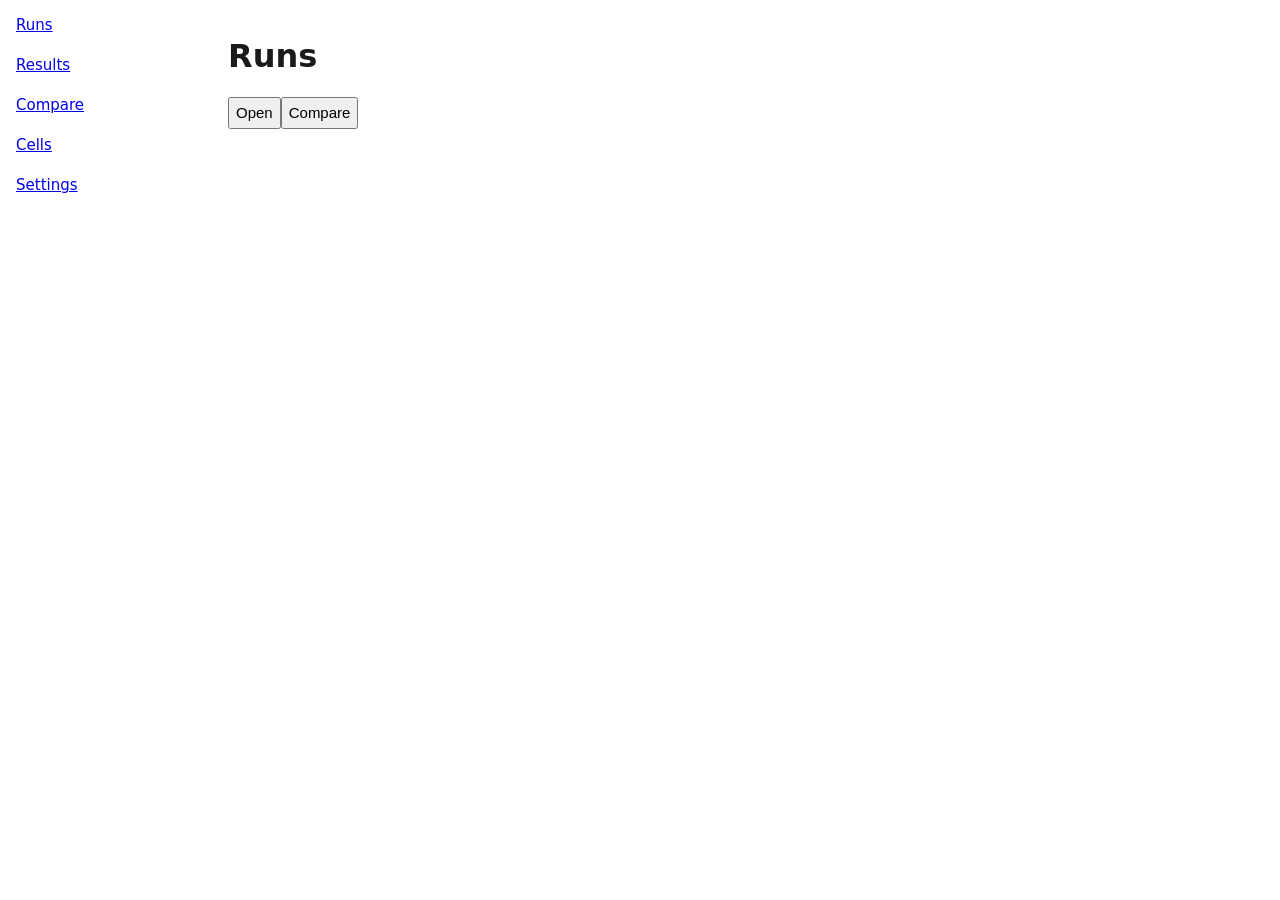
<file: plugins/gui-design/skills/gui-design/evals/fixtures/nav.html>
<!doctype html><html lang="en"><head><meta charset="utf-8"><title>Nav fixture</title>
<style>body{font:16px system-ui,sans-serif;margin:0;display:flex;color:#1a1a1a;background:#fff}
nav{width:180px;padding:16px;display:flex;flex-direction:column;gap:8px}main{padding:16px}
a,button{min-height:32px;font-size:15px}</style></head><body>
<nav aria-label="Pages"><a href="#1">Runs</a><a href="#2">Results</a><a href="#3">Compare</a><a href="#4">Cells</a><a href="#5">Settings</a></nav>
<main><h1>Runs</h1><button>Open</button><button>Compare</button></main>
<canvas id="gl" width="40" height="20"></canvas>
<script>document.body.dataset.webgl = document.getElementById('gl').getContext('webgl') ? 'yes' : 'no';</script>
</body></html>
</file>
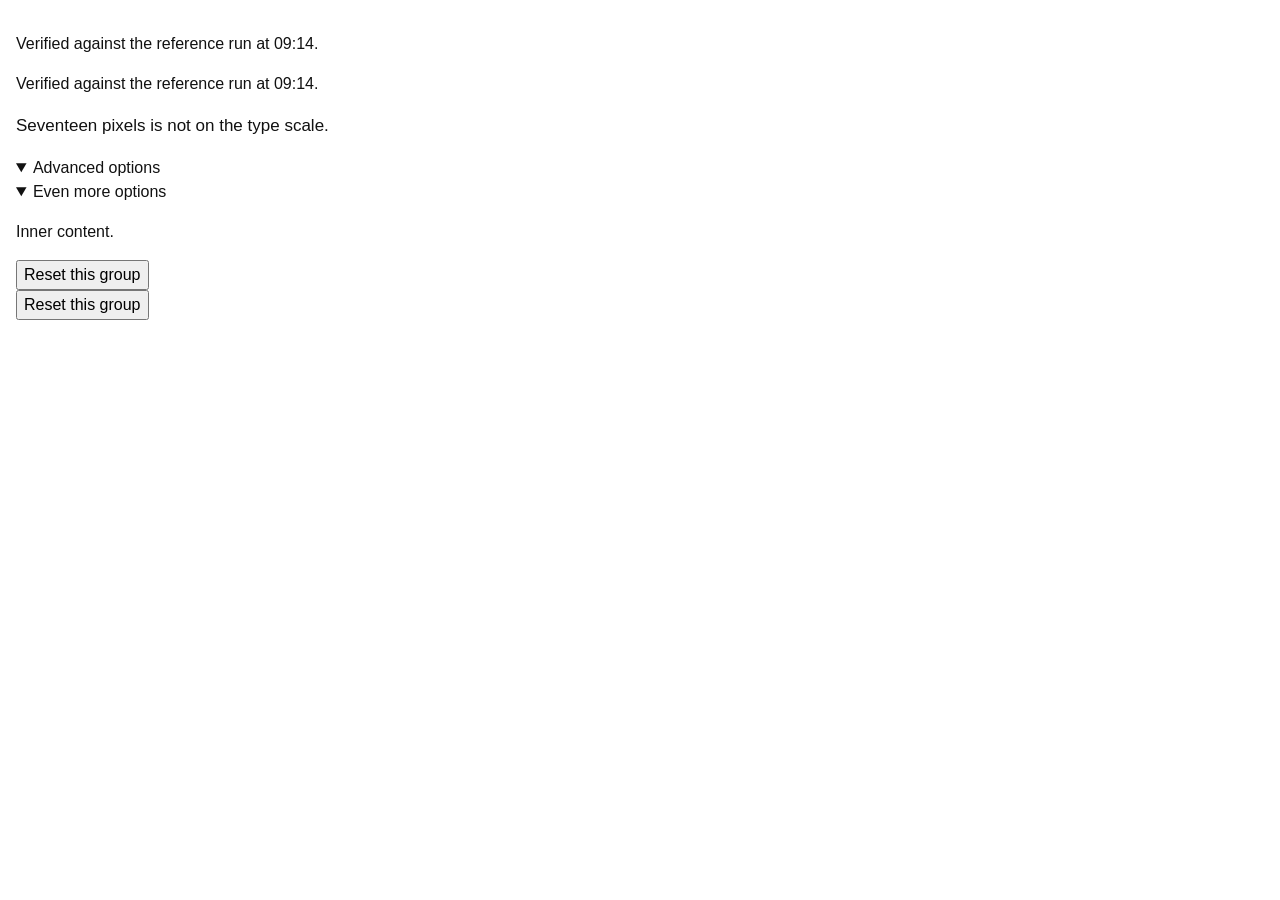
<file: plugins/gui-design/skills/gui-design/evals/fixtures/rules.html>
<!doctype html>
<html lang="en">
<head>
<meta charset="utf-8">
<meta name="viewport" content="width=device-width, initial-scale=1">
<title>Rules on purpose</title>
<!-- Planted so that lint_ui.py can be tested: an expander inside an expander, a fact shown twice, a text size off the type scale,
     and the same sentence in two buttons (controls repeat legitimately and must not be reported). -->
<style>
  body { margin: 0; padding: 16px; font: 16px/1.5 sans-serif; background: #ffffff; color: #111; }
  .fine { font-size: 17px; }
  button { font: inherit; }
</style>
</head>
<body>
  <p>Verified against the reference run at 09:14.</p>
  <section><p>Verified against the reference run at 09:14.</p></section>
  <p class="fine">Seventeen pixels is not on the type scale.</p>
  <details open>
    <summary>Advanced options</summary>
    <details open>
      <summary>Even more options</summary>
      <p>Inner content.</p>
    </details>
  </details>
  <div><button type="button">Reset this group</button></div>
  <div><button type="button">Reset this group</button></div>
</body>
</html>
</file>
<file: site/style.css>
/* Shared styles for the guide pages. No external fonts or scripts. */
:root {
  --s1: 4px; --s2: 8px; --s3: 12px; --s4: 16px; --s5: 24px; --s6: 32px; --s7: 48px;
  --bg: #fbfbf9; --fg: #1d1d1f; --muted: #595c62; --line: #e2e2dc; --tint: #f1f1ec;
  --accent: #2457c5; --accent-bg: #2457c5; --accent-fg: #ffffff; --accent-tint: #e8eefb;
  --ok: #186a34; --warn: #8a5200; --bad: #b3261e;
  --term-bg: #1c1d21; --term-fg: #e6e6e6; --term-dim: #a3a7ad; --term-ok: #79d28f; --term-warn: #f0b95b; --term-accent: #8db4ff;
  --font: -apple-system, BlinkMacSystemFont, "Segoe UI", Roboto, "Helvetica Neue", Arial, sans-serif;
  --mono: ui-monospace, SFMono-Regular, Menlo, Consolas, "Liberation Mono", monospace;
  color-scheme: light dark;
}
@media (prefers-color-scheme: dark) {
  :root {
    --bg: #161617; --fg: #ececec; --muted: #a9adb3; --line: #2f3033; --tint: #202123;
    --accent: #8db4ff; --accent-bg: #2f5fd0; --accent-tint: #1f2a40;
    --ok: #79d28f; --warn: #f0b95b; --bad: #ff8f87;
    --term-bg: #101012;
  }
}
* { box-sizing: border-box; }
html { -webkit-text-size-adjust: 100%; scroll-padding-top: 64px; }
body {
  margin: 0; background: var(--bg); color: var(--fg);
  font: 16px/1.55 var(--font);
}
a { color: var(--accent); text-underline-offset: 2px; }
a:focus-visible, button:focus-visible, summary:focus-visible { outline: 2px solid var(--accent); outline-offset: 2px; border-radius: 4px; }
code, pre, kbd { font-family: var(--mono); font-size: 14px; font-variant-ligatures: none; }
code { background: var(--tint); padding: 1px 6px; border-radius: 4px; overflow-wrap: anywhere; }
kbd { background: var(--tint); border: 1px solid var(--line); border-radius: 4px; padding: 0 6px; }

/* Top nav and footer */
.nav { position: sticky; top: 0; z-index: 5; background: var(--bg); border-bottom: 1px solid var(--line); }
.nav-in { max-width: 800px; margin: 0 auto; padding: var(--s2) var(--s4); display: flex; flex-wrap: wrap; gap: var(--s1) var(--s4); align-items: center; }
.nav a { color: var(--muted); text-decoration: none; font-size: 14px; padding: var(--s1) 0; }
.nav a:hover { color: var(--fg); }
.nav a[aria-current="page"] { color: var(--fg); font-weight: 600; }
main { max-width: 800px; margin: 0 auto; padding: var(--s5) var(--s4) var(--s6); }
.foot { max-width: 800px; margin: 0 auto; padding: var(--s5) var(--s4) var(--s6); color: var(--muted); font-size: 14px; border-top: 1px solid var(--line); }

/* Type */
h1 { font-size: 30px; line-height: 1.2; margin: 0 0 var(--s3); }
h2 { font-size: 24px; line-height: 1.25; margin: var(--s7) 0 var(--s3); }
h3 { font-size: 18px; line-height: 1.3; margin: var(--s5) 0 var(--s2); }
h4 { font-size: 12px; text-transform: uppercase; letter-spacing: .06em; color: var(--muted); margin: var(--s4) 0 var(--s1); }
p { margin: 0 0 var(--s3); }
h2.first { margin-top: var(--s5); }
.lede { font-size: 18px; color: var(--muted); max-width: 60ch; }
.muted { color: var(--muted); }
.small { font-size: 14px; }
ul, ol { margin: 0 0 var(--s3); padding-left: var(--s5); }
li { margin-bottom: var(--s1); }
.toc { display: flex; flex-wrap: wrap; gap: var(--s2); margin: var(--s4) 0 0; padding: 0; list-style: none; }
.toc a { display: block; background: var(--tint); border-radius: 999px; padding: var(--s1) var(--s3); font-size: 14px; text-decoration: none; color: var(--fg); }
.toc a:hover { background: var(--accent-tint); }

/* Buttons */
.btn { display: inline-block; font: 600 14px/1 var(--font); padding: var(--s3) var(--s4); border-radius: 8px; border: 1px solid var(--line); background: var(--bg); color: var(--fg); text-decoration: none; cursor: pointer; min-height: 40px; }
.btn.primary { background: var(--accent-bg); border-color: var(--accent-bg); color: var(--accent-fg); }
.btn:hover { filter: brightness(.96); }

/* Mod cards on the home page */
.mods { display: grid; gap: var(--s4); grid-template-columns: 1fr; margin: var(--s4) 0; }
@media (min-width: 640px) { .mods { grid-template-columns: 1fr 1fr; } }
.mod { background: var(--tint); border-radius: 12px; padding: var(--s5); display: flex; flex-direction: column; gap: var(--s2); }
.mod h3 { margin: 0; }
.mod p { margin: 0; flex: 1; }
.mod .btn { align-self: flex-start; margin-top: var(--s2); }
.list { list-style: none; padding: 0; margin: 0 0 var(--s4); }
.list li { display: grid; grid-template-columns: minmax(0, 12em) 1fr; gap: var(--s1) var(--s4); padding: var(--s2) 0; border-bottom: 1px solid var(--line); margin: 0; }
.list li:last-child { border-bottom: 0; }
.list b { font-weight: 600; overflow-wrap: anywhere; }
@media (max-width: 560px) { .list li { grid-template-columns: 1fr; } }

/* Code blocks with a copy button */
.code { position: relative; margin: 0 0 var(--s4); }
.code pre { margin: 0; background: var(--term-bg); color: var(--term-fg); border-radius: 8px; padding: var(--s3) var(--s4); padding-right: 76px; white-space: pre-wrap; overflow-wrap: anywhere; line-height: 1.5; }
.code button { position: absolute; top: var(--s2); right: var(--s2); font: 600 12px/1 var(--font); color: var(--term-fg); background: #34363b; border: 1px solid #4a4d54; border-radius: 6px; padding: var(--s2) var(--s3); min-height: 28px; cursor: pointer; }
.code button:hover { background: #42454b; }

/* Numbered steps */
ol.steps { list-style: none; counter-reset: step; padding: 0; margin: 0 0 var(--s4); }
ol.steps > li { counter-increment: step; position: relative; padding-left: 40px; margin-bottom: var(--s3); }
ol.steps > li::before { content: counter(step); position: absolute; left: 0; top: 0; width: 28px; height: 28px; border-radius: 50%; background: var(--accent-tint); color: var(--accent); font: 600 14px/28px var(--font); text-align: center; }

/* Notes */
.note { background: var(--accent-tint); border-radius: 8px; padding: var(--s3) var(--s4); margin: 0 0 var(--s4); }
.note > :last-child { margin-bottom: 0; }
.note.warn { background: var(--tint); border-left: 4px solid var(--warn); border-radius: 4px 8px 8px 4px; }

/* Terminal mock-up */
figure { margin: 0 0 var(--s4); }
figcaption { color: var(--muted); font-size: 14px; margin-top: var(--s2); }
.term { background: var(--term-bg); color: var(--term-fg); border-radius: 10px; padding: var(--s4); font: 14px/1.6 var(--mono); overflow-wrap: anywhere; }
.term .row { display: block; padding: var(--s1) 0; }
.term .dim { color: var(--term-dim); }
.term .ok { color: var(--term-ok); }
.term .warn { color: var(--term-warn); }
.term .acc { color: var(--term-accent); }
.term .btnish { border: 1px solid #4a4d54; border-radius: 4px; padding: 0 var(--s2); white-space: nowrap; }
.term .gap { display: block; height: var(--s2); }
.term .step { display: block; padding: var(--s1) 0; }
.term .seg { display: inline-block; white-space: nowrap; margin-right: var(--s3); }
.term .step .l2 { display: block; padding-left: var(--s5); color: var(--term-dim); }
.n { display: inline-block; min-width: 22px; height: 22px; line-height: 22px; text-align: center; border-radius: 11px; background: #f0b95b; color: #1c1d21; font: 700 12px/22px var(--font); margin-right: var(--s2); vertical-align: 1px; }
ol.legend { list-style: none; padding: 0; margin: 0 0 var(--s4); }
ol.legend li { display: grid; grid-template-columns: 30px 1fr; gap: var(--s2); margin-bottom: var(--s2); }
ol.legend .n { background: var(--warn); color: #fff; }
@media (prefers-color-scheme: dark) { ol.legend .n { background: #f0b95b; color: #1c1d21; } }

/* Two-column compare box */
.cols { display: grid; gap: var(--s3); grid-template-columns: 1fr; margin: 0 0 var(--s4); }
@media (min-width: 700px) { .cols { grid-template-columns: 1fr 1fr; } }
.col { background: var(--tint); border-radius: 10px; padding: var(--s3) var(--s4); }
.col h4 { margin-top: 0; }
.col ul { margin: 0; padding-left: var(--s4); }

/* Advanced cards */
details.card { background: var(--tint); border-radius: 12px; margin: 0 0 var(--s3); }
details.card > summary { cursor: pointer; list-style: none; padding: var(--s4); display: grid; grid-template-columns: 1fr auto; gap: var(--s1) var(--s3); align-items: center; }
details.card > summary::-webkit-details-marker { display: none; }
details.card > summary .t { font-weight: 600; font-size: 16px; }
details.card > summary .d { grid-column: 1; color: var(--muted); font-size: 14px; }
details.card > summary::after { content: "Open ▸"; grid-column: 2; grid-row: 1; color: var(--accent); font-size: 14px; white-space: nowrap; }
details.card[open] > summary::after { content: "Close ▾"; }
details.card[open] > summary { padding-bottom: var(--s2); }
.card-body { padding: 0 var(--s4) var(--s4); }
.card-body h4:first-child { margin-top: 0; }
.tag { display: inline-block; font-size: 12px; font-weight: 600; padding: 1px var(--s2); border-radius: 999px; background: var(--accent-tint); color: var(--accent); margin-left: var(--s2); vertical-align: 1px; }

/* Troubleshooting */
.trouble { margin: 0 0 var(--s3); }
.trouble > div { padding: var(--s3) 0; border-bottom: 1px solid var(--line); }
.trouble dt { font-weight: 600; margin: 0 0 var(--s1); }
.trouble dd { margin: 0; }
table { border-collapse: collapse; width: 100%; margin: 0 0 var(--s4); font-size: 14px; }
th, td { text-align: left; vertical-align: top; padding: var(--s2) var(--s3) var(--s2) 0; border-bottom: 1px solid var(--line); }
th { color: var(--muted); font-weight: 600; font-size: 12px; text-transform: uppercase; letter-spacing: .05em; }
.tablewrap { overflow-x: auto; }
</file>
